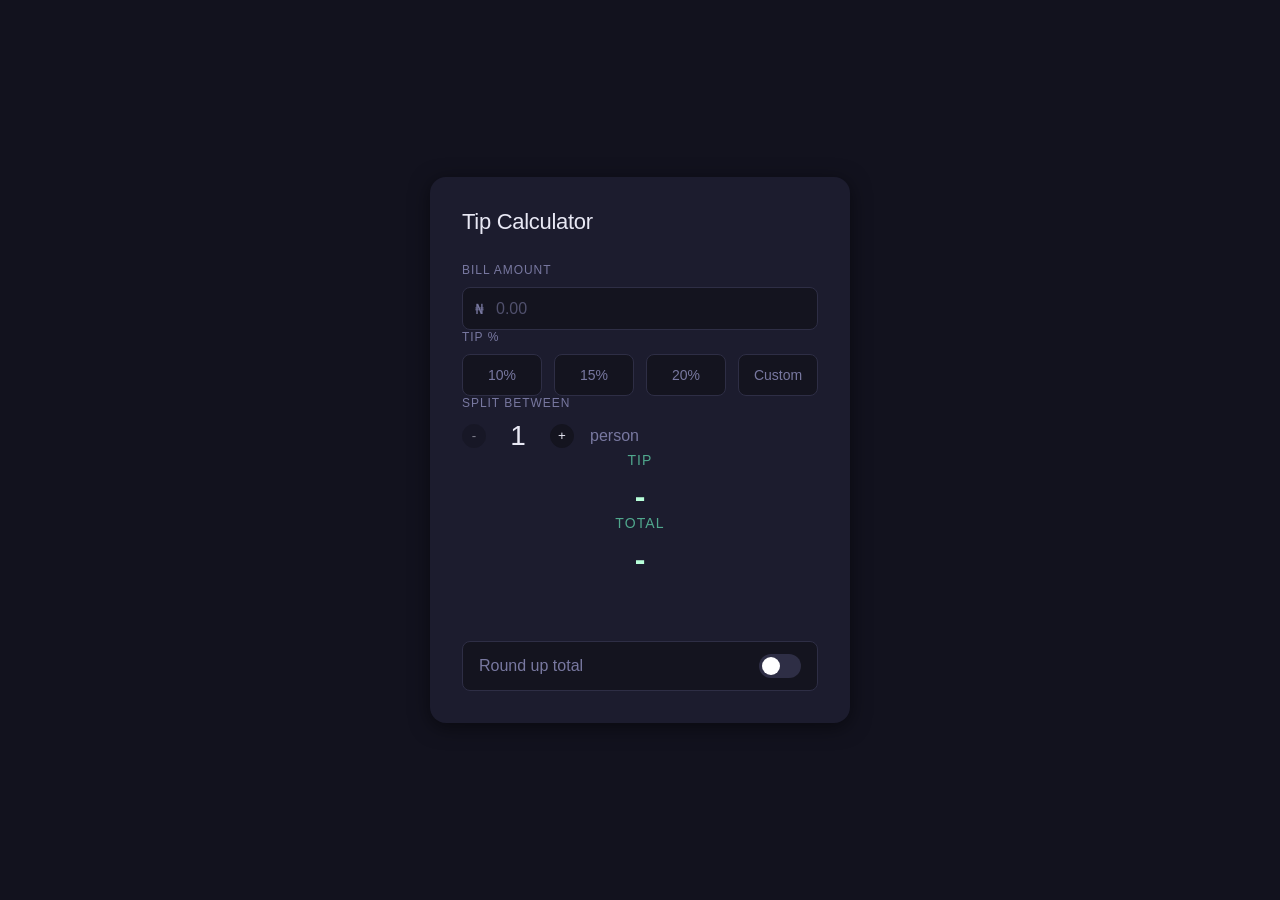
<file: Week 1/Project1 - Tip Calculator/index.html>
<!doctype html>
<html lang="en">
  <head>
    <meta charset="UTF-8" />
    <meta name="viewport" content="width=device-width, initial-scale=1.0" />
    <link rel="stylesheet" href="style.css" />
    <title>Tip Calculator</title>
  </head>
  <body>
    <div class="app">
      <h1>Tip Calculator</h1>
      <!-- Input for bill amount -->
      <div class="section">
        <label for="bill-input" class="section-label">Bill Amount</label>
        <div class="input-wrapper">
          <span class="input-prefix">₦</span>
          <input
            type="number"
            id="bill-input"
            placeholder="0.00"
            min="0"
            step="0.01"
          />
        </div>
      </div>

      <!-- Input for tip percentage -->

      <div class="section">
        <label class="section-label">Tip %</label>

        <!-- Preset Buttons for tip percentage -->
        <div class="preset-row">
          <button class="preset-btn" data-tip="10">10%</button>
          <button class="preset-btn" data-tip="15">15%</button>
          <button class="preset-btn" data-tip="20">20%</button>
          <button class="preset-btn" data-tip="custom">Custom</button>
        </div>

        <!-- Custom input for tip percentage. hidden until "custom" is selected -->
        <div class="custom-row" id="custom-row">
          <div class="input-wrapper">
            <input
              type="number"
              id="custom-input"
              placeholder="Enter %"
              min="0"
              max="100"
              step="1"
            />
            <span class="input-suffix">%</span>
          </div>
        </div>
      </div>

      <!-- Section 3: Split -->
      <div class="section">
        <label class="section-label">Split between</label>
        <div class="split-row">
          <button class="split-btn" id="split-minus">-</button>
          <span class="split-count" id="split-count">1</span>
          <button class="split-btn" id="split-plus">+</button>
          <span class="split-label" id="split-label">person</span>
        </div>
      </div>

      <!-- Result Panel -->
      <div class="results">
        <div class="result-item">
          <span class="result-label">Tip</span>
          <span class="result-value" id="tip-value">-</span>
        </div>
        <div class="result-item">
          <span class="result-label">Total</span>
          <span class="result-value" id="total-value">-</span>
        </div>
        <div class="result-item" id="per-person-item">
          <span class="result-label">Per Person</span>
          <span class="result-value" id="value-per-person">-</span>
        </div>
      </div>
      <!-- Round up Toggle -->
      <div class="round-row">
        <span class="round-label">Round up total</span>
        <button class="toggle" id="round-toggle" aria-pressed="false">
          <span class="toggle-point"></span>
        </button>
      </div>
    </div>
    <script src="script.js"></script>
  </body>
</html>
</file>
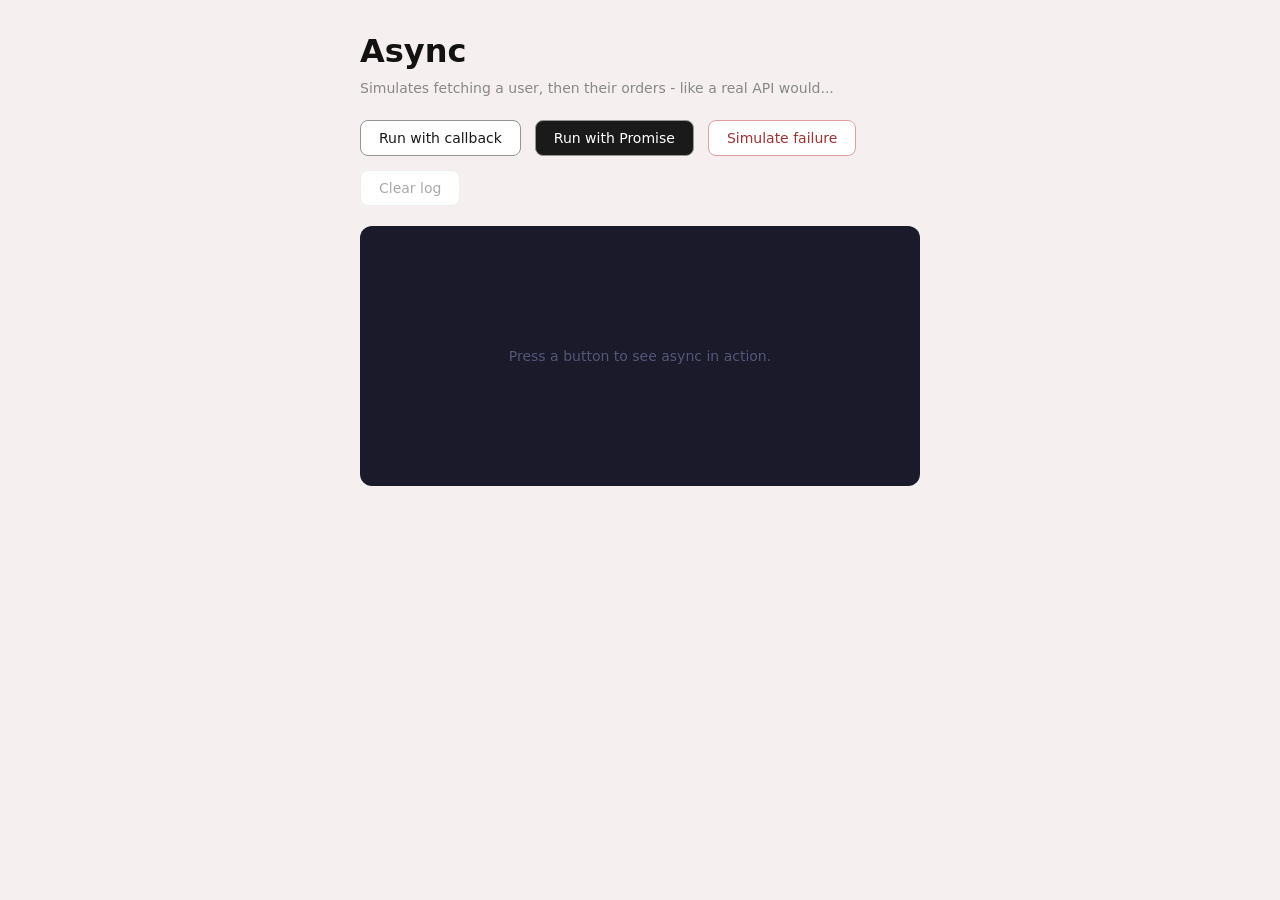
<file: Week 2/Async/index.html>
<!doctype html>
<html lang="en">
  <head>
    <meta charset="UTF-8" />
    <meta name="viewport" content="width=device-width, initial-scale=1.0" />
    <title>Async</title>
    <link rel="stylesheet" href="style.css" />
  </head>
  <body>
    <div class="app">
      <h1>Async</h1>
      <p class="subtitle">
        Simulates fetching a user, then their orders - like a real API would...
      </p>

      <!-- Buttons to trigger each pattern -->
      <div class="btn-row">
        <button id="btn-callback" class="btn">Run with callback</button>
        <button id="btn-promise" class="btn btn-accent">
          Run with Promise
        </button>
        <button id="btn-fail" class="btn btn-danger">Simulate failure</button>
        <button id="btn-clear" class="btn btn-ghost">Clear log</button>
      </div>

      <!-- Log panel — JS writes entries here -->
      <div class="log-panel" id="log-panel">
        <p class="log-empty">Press a button to see async in action.</p>
      </div>
    </div>

    <script src="script.js"></script>
  </body>
</html>
</file>
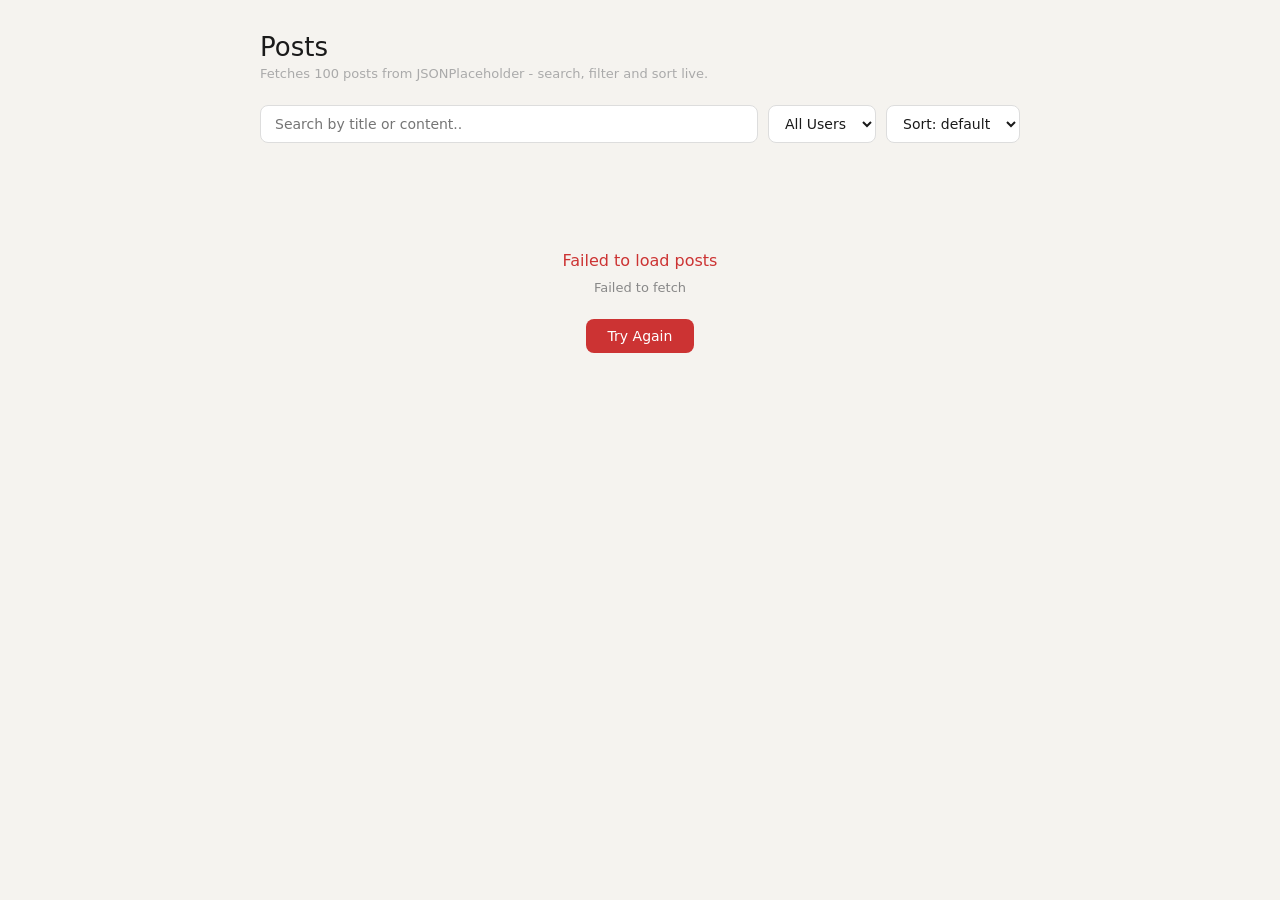
<file: Week 2/DynamicAPI/index.html>
<!DOCTYPE html>
<html lang="en">
<head>
    <meta charset="UTF-8">
    <meta name="viewport" content="width=device-width, initial-scale=1.0">
    <title>Post</title>
    <link rel="stylesheet" href="style.css">
</head>
<body>
    <div class="page">
        <div class="header">
            <h1>Posts</h1>
            <p class="subtitle">Fetches 100 posts from JSONPlaceholder - search, filter and sort live.</p>
        </div>

        <!-- Toolbar: search, filter, sort -->
        <div class="toolbar">
            <input type="text" id="search-input" placeholder="Search by title or content.." autocomplete="off">
            <select id="user-filter">
                <option value="">All Users</option>
<!-- Options are added by JS once data loads -->
        </select>
            <select id="sort-options">
                <option value="">Sort: default</option>
                <option value="title-asc">Title (A-Z)</option>
                <option value="title-desc">Title (Z-A)</option>
               </select>
        </div>

    <!-- Shows how many posts are visible -->
<p class="count-bar" id="count-bar"></p>

<!-- Loading state -->
<div class="state" id="state-loading">
  <div class="spinner"></div>
  <p class="state-text">Fetching posts...</p>
</div>

<!-- Error state -->
<div class="state hidden" id="state-error">
  <p class="error-title" id="error-title">Failed to load posts</p>
  <p class="error-msg" id="error-msg"></p>
  <button class="btn-retry" id="btn-retry">Try Again</button>
</div>

<!-- Posts grid -->
<div class="posts-grid hidden" id="post-grid"></div>

<!-- Modal -->
<div class="modal-backdrop hidden" id="modal-backdrop">
    <div class="modal" role="dialog" aria-modal="true" aria-labelledby="modal-title">
        <button class="modal-close" id="modal-close" aria-label="Close">×</button>
         <p class="modal-id"    id="modal-id"></p>
      <h2 class="modal-title" id="modal-title"></h2>
      <p class="modal-body"  id="modal-body"></p>
      <p class="modal-user"  id="modal-user"></p>
    </div>
</div>
    </div>
    <script src="script.js"></script>
</body>
</html>
</file>
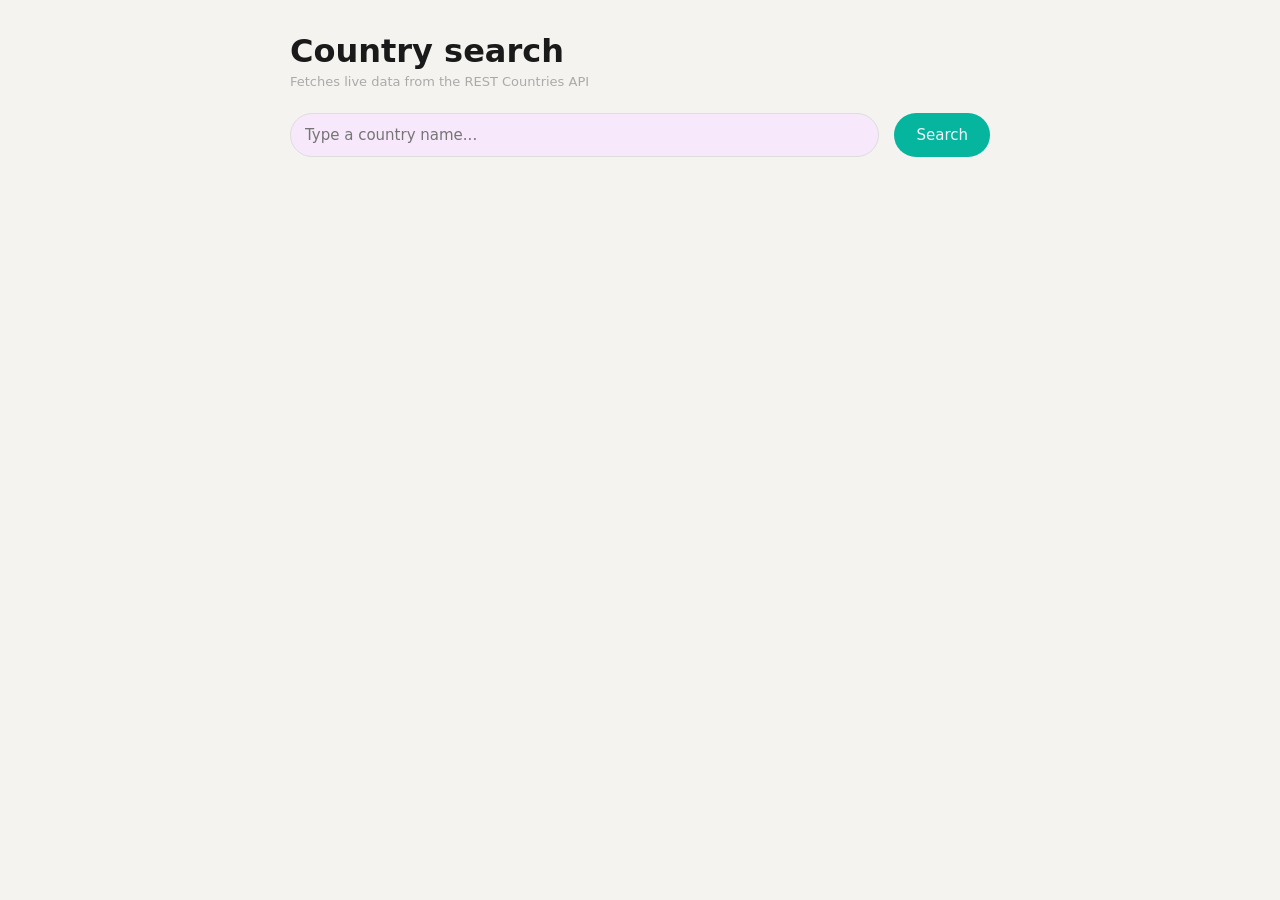
<file: Week 2/FetchCountries/index.html>
<!DOCTYPE html>
<html lang="en">
<head>
  <meta charset="UTF-8" />
  <meta name="viewport" content="width=device-width, initial-scale=1.0" />
  <title>Country search</title>
  <link rel="stylesheet" href="style.css" />
</head>
<body>

  <div class="page">

    <h1>Country search</h1>
    <p class="subtitle">Fetches live data from the REST Countries API</p>

    <!-- Search input row -->
    <div class="search-row">
      <input
        type="text"
        id="search-input"
        placeholder="Type a country name..."
        autocomplete="off"
      />
      <button id="search-btn">Search</button>
    </div>

    <!-- Error message — shown when fetch fails -->
    <p class="error-msg" id="error-msg"></p>

    <!-- Loading indicator — shown while fetching -->
    <p class="loading-msg" id="loading-msg"></p>

    <!-- Results grid — cards injected here by JS -->
    <div class="results-grid" id="results-grid"></div>

  </div>

  <script src="script.js"></script>
</body>
</html>
</file>
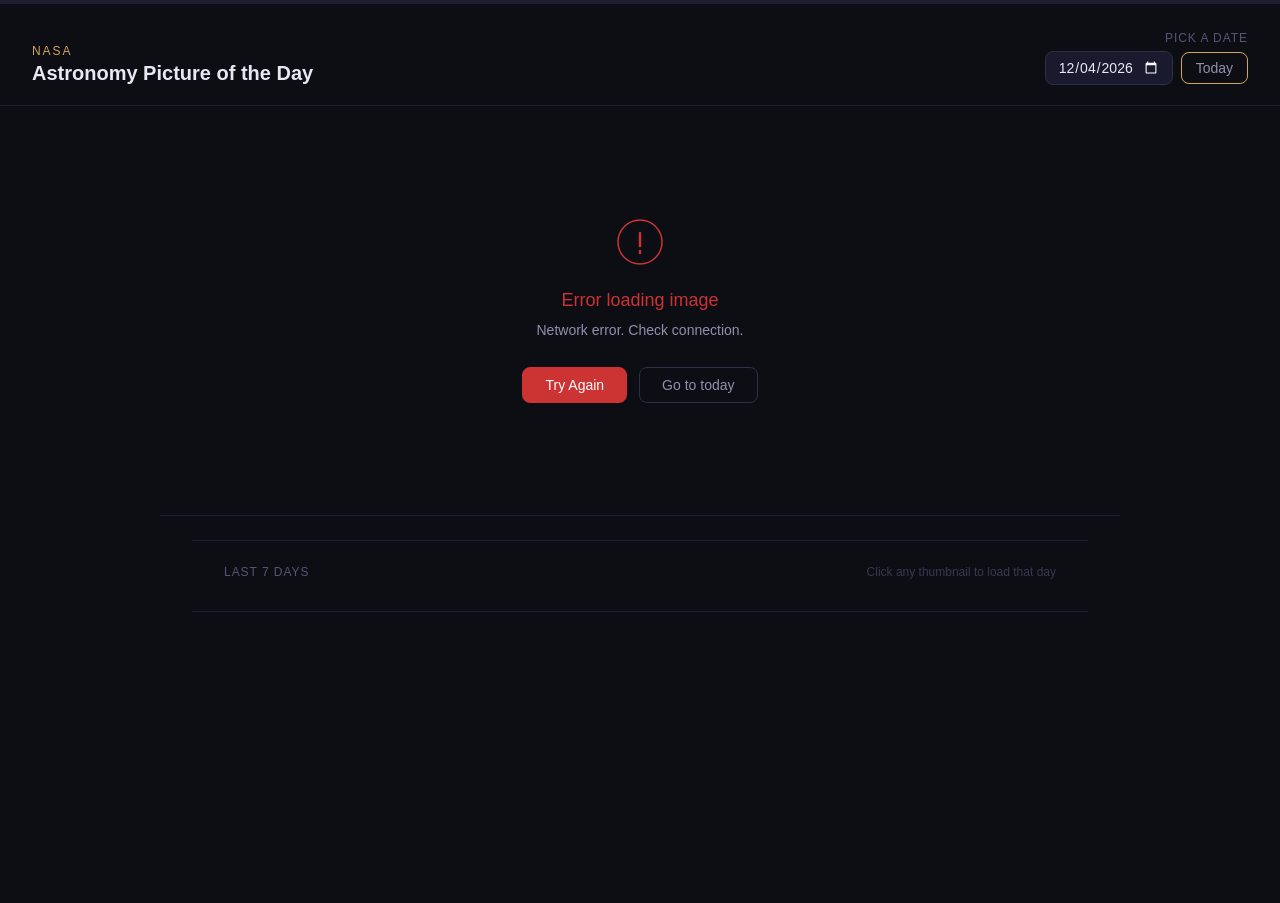
<file: Week 2/NASAPod/index.html>
<!doctype html>
<html lang="en">
  <head>
    <meta charset="UTF-8" />
    <meta name="viewport" content="width=device-width, initial-scale=1.0" />
    <title>NASA - Picture of the day</title>
    <link rel="stylesheet" href="style.css" />
  </head>
  <body>
    <div class="progress" id="progress">
      <div class="progress-bar" id="progress-bar"></div>
    </div>

    <header class="header">
      <div class="left">
        <p class="header-nasa">NASA</p>
        <h1>Astronomy Picture of the Day</h1>
      </div>

      <div class="right">
        <label for="date-picker" class="date-label">Pick a date</label>
        <div class="date-row">
          <input type="date" id="date-picker" />
          <button class="btn-today" id="btn-today" title="Go to today">
            Today
          </button>
        </div>
      </div>
    </header>

    <main class="main">
      
      <!-- Loading state -->
      <div class="state" id="state-loading">
        <div class="spinner"></div>
        <p class="state-text" id="loading-text">
          Loading image from deep space...
        </p>
        <p class="state-subtext" id="loading-subtext"></p>
      </div>

      <!-- Error state -->
      <div class="state hidden" id="state-error">
        <div class="error-icon">
          <svg width="48" height="48" viewBox="0 0 48 48" fill="none">
            <circle cx="24" cy="24" r="22" stroke="#cc3333" stroke-width="1.5"/>
            <path d="M24 15v13M24 33v2"
              stroke="#cc3333"
              stroke-width="2.5"
              stroke-linecap="round"/>
          </svg>
        </div>

        <p class="error-title" id="error-title">Error loading image</p>
        <p class="error-msg" id="error-msg"></p>

        <div class="error-actions">
          <button class="btn-retry" id="btn-retry">Try Again</button>
          <button class="btn-today-err" id="btn-today-err">
            Go to today
          </button>
        </div>
      </div>

      <!-- Results state -->
      <div class="state hidden" id="state-results">
        <div id="media-area"></div>

        <div class="info-panel">
          <div class="info-top">
            <div class="info-text">
              <h2 id="apod-title"></h2>
              <p class="apod-date" id="apod-date"></p>
            </div>

            <div class="info-actions">
              <p class="apod-credit" id="apod-credit"></p>
              <button class="btn-share" id="btn-share">
                Share
              </button>
            </div>
          </div>

          <p class="apod-desc" id="apod-desc"></p>
        </div>
      </div>

    </main>

    <section class="gallery">
      <div class="gallery header">
        <p class="gallery-label">Last 7 days</p>
        <p class="gallery-hint">Click any thumbnail to load that day</p>
      </div>

      <div class="gallery-strip" id="gallery-strip"></div>
    </section>

    <div class="toast" id="toast"></div>

    <script src="script.js"></script>
  </body>
</html>
</file>
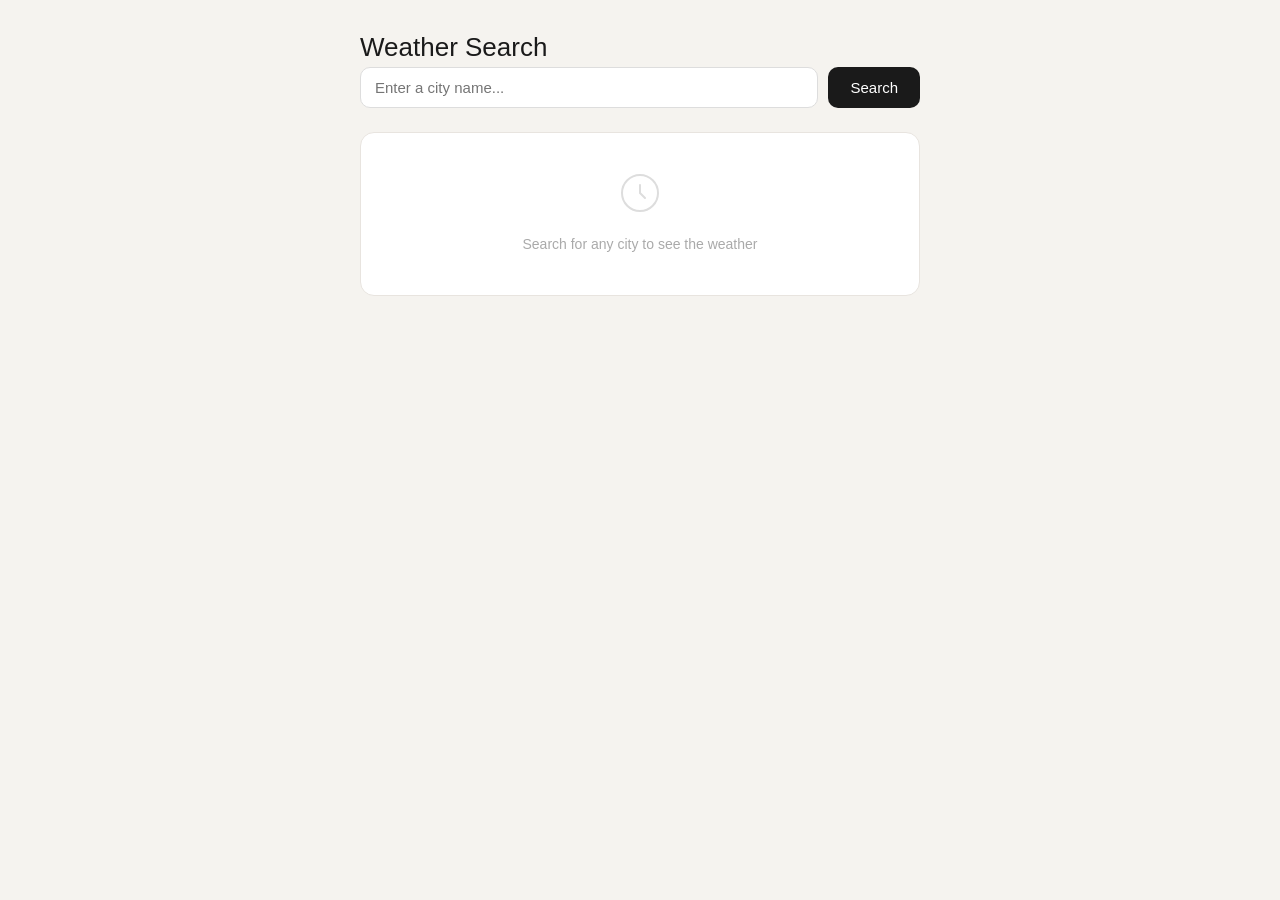
<file: Week 2/Weather/index.html>
<!doctype html>
<html lang="en">
  <head>
    <meta charset="UTF-8" />
    <meta name="viewport" content="width=device-width, initial-scale=1.0" />
    <title>Weather</title>
    <link rel="stylesheet" href="style.css" />
  </head>
  <body>
    <div class="page">
      <h1>Weather Search</h1>

      <!-- Search Row-->
      <div class="search-row">
        <input type="text" id="city-input" placeholder="Enter a city name..." />
        <button id="search-btn">Search</button>
      </div>

      <!-- UI  States - only one is visible at a time -->
      <!-- Empty state shownbefore 1st searcg=h-->
      <div class="state" id="state-empty">
        <div class="state-icon">
          <svg width="40" height="40" viewBox="0 0 40 40" fill="none">
            <circle cx="20" cy="20" r="18" stroke="#ddd" stroke-width="2" />
            <path
              d="M20 12v8l5 5"
              stroke="#ddd"
              stroke-width="2"
              stroke-linecap="round"
            />
          </svg>
        </div>
        <p class="state-text">Search for any city to see the weather</p>
      </div>

      <!--Loading State shown while fetch is in progress -->
      <div class="state hidden" id="state-loading">
        <div class="spinner"></div>
        <p class="state-text">Fetching weather data...</p>
      </div>

      <!--Error State shown when something is wrong -->
      <div class="state hidden" id="state-error">
        <div class="state-icon error-icon">
          <svg width="40" height="40" viewBox="0 0 40 40" fill="none">
            <circle cx="20" cy="20" r="18" stroke="#cc3333" stroke-width="2" />
            <path
              d="M20 12v10M20 27v2"
              stroke="#cc3333"
              stroke-width="2.5"
              stroke-linecap="round"
            />
          </svg>
        </div>
        <p class="state-title" id="error-title">Something went wrong</p>
        <p class="state-text" id="error-message"></p>
        <button class="btn-retry" id="btn-retry">Try Again</button>
      </div>

      <!-- Result state shown when data arrives successfully -->
  <div class="state hidden" id="state-results">
        <!-- City header -->
        <div class="city-header">
          <div>
            <h2 id="city-name"></h2>
            <p class="city-coords" id="city-coords"></p>
          </div>
          <div class="temp-badge" id="temp-badge"></div>
        </div>

        <!-- Weather Detail Card-->
        <div class="weather-grid" id="weather-grid"></div>
      </div>
    </div>
    <script src="script.js"></script>
  </body>
</html>
</file>
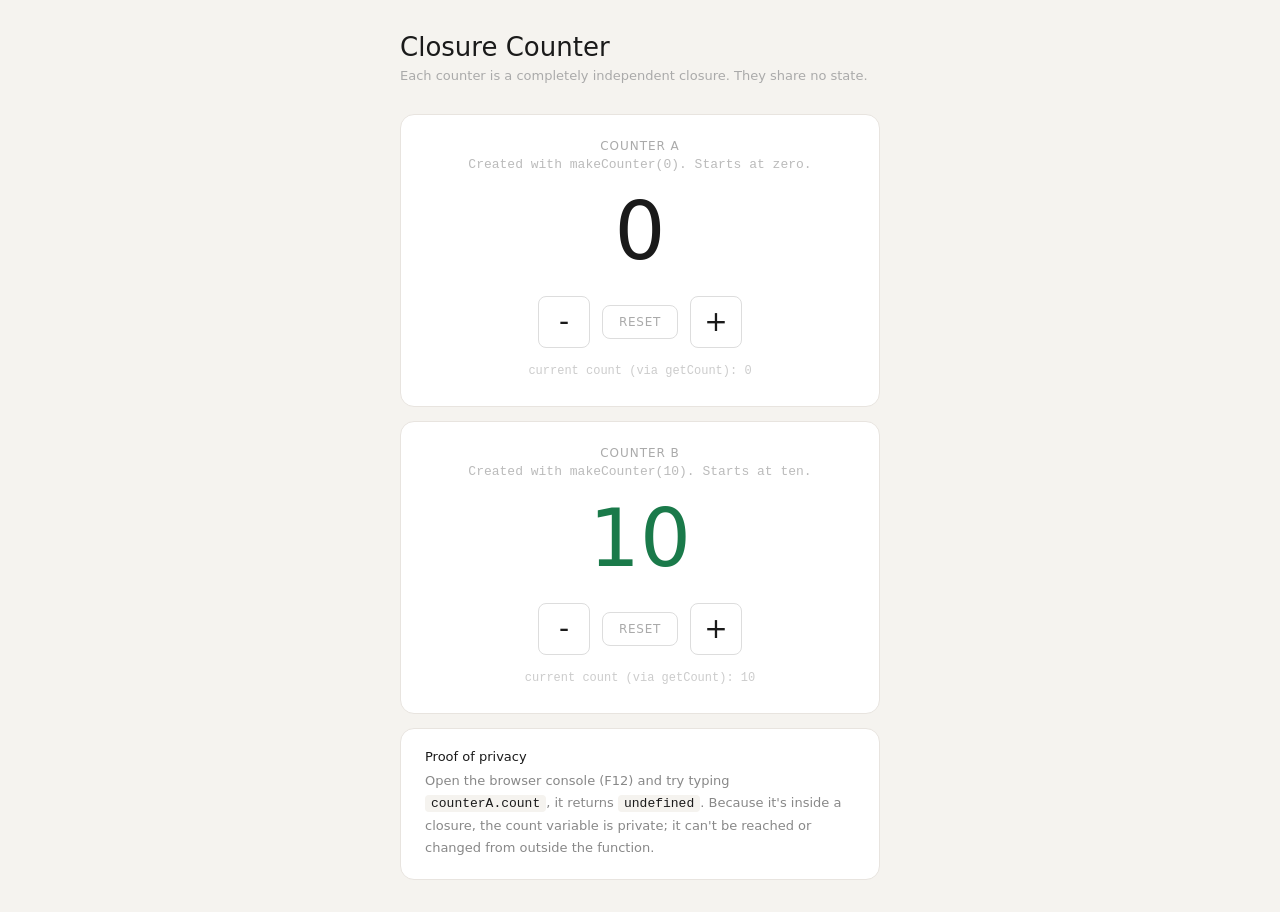
<file: Week 3/counterWithClosure/index.html>
<!doctype html>
<html lang="en">
  <head>
    <meta charset="UTF-8" />
    <meta name="viewport" content="width=device-width, initial-scale=1.0" />
    <title>Closure Counter</title>
    <link rel="stylesheet" href="style.css" />
  </head>
  <body>
    <div class="page">
      <h1>Closure Counter</h1>
      <p class="subtitle">
        Each counter is a completely independent closure. They share no state.
      </p>

      <!-- Counter A -->
      <div class="counter-card">
        <div class="counter-label">Counter A</div>
        <div class="counter-desc">
          Created with makeCounter(0). Starts at zero.
        </div>

        <div class="counter-display" id="display-a">0</div>

        <div class="controls">
          <button class="btn-dec" id="dec-a">-</button>
          <button class="btn-reset" id="reset-a">Reset</button>
          <button class="btn-inc" id="inc-a">+</button>
        </div>
        <p class="counter-log" id="log-a">
          Count lives privately inside the closure
        </p>
      </div>

      <!-- Counter B -->
      <div class="counter-card">
        <div class="counter-label">Counter B</div>
        <div class="counter-desc">
          Created with makeCounter(10). Starts at ten.
        </div>

        <div class="counter-display" id="display-b">10</div>

        <div class="controls">
          <button class="btn-dec" id="dec-b">-</button>
          <button class="btn-reset" id="reset-b">Reset</button>
          <button class="btn-inc" id="inc-b">+</button>
        </div>
        <p class="counter-log" id="log-b">
          Count lives privately inside the closure
        </p>
      </div>

      <!-- Proof panel -->
      <div class="proof-panel">
        <p class="proof-title">Proof of privacy</p>
        <p class="proof-desc">
          Open the browser console (F12) and try typing
          <code>counterA.count</code>, it returns <code>undefined</code>.
          Because it's inside a closure, the count variable is private; it can't
          be reached or changed from outside the function.
        </p>
      </div>
    </div>
    <script src="script.js"></script>
  </body>
</html>
</file>
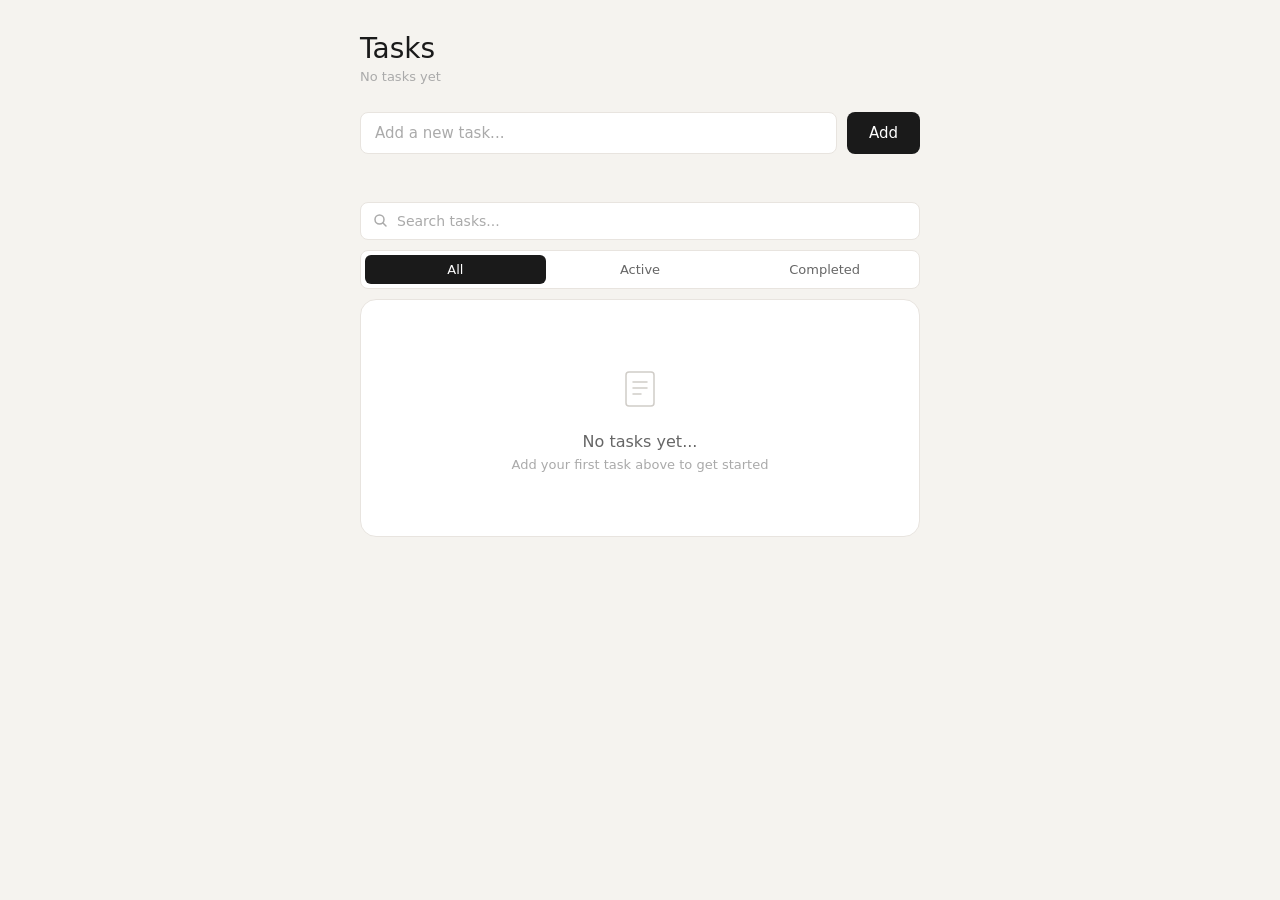
<file: Week 4/TaskManager/index.html>
<!doctype html>
<html lang="en">
  <head>
    <meta charset="UTF-8" />
    <meta name="viewport" content="width=device-width, initial-scale=1.0" />
    <title>Task Manager</title>
    <link rel="stylesheet" href="style.css" />
  </head>
  <body>
    <div class="app">
      <!-- Header -->
      <header class="header">
        <div>
          <h1>Tasks</h1>
          <p class="header-sub" id="task-count">No tasks yet</p>
        </div>
      </header>

      <!-- Input -->
      <div class="input-section">
        <div class="input-row">
          <input
            type="text"
            id="task-input"
            placeholder="Add a new task..."
            autocomplete="off"
            maxlength="200"
          />
          <button id="add-btn">Add</button>
        </div>

        <!-- Validation message -->
        <p class="input-error" id="input-error"></p>
      </div>

    <!-- Search and filter -->
     <div class="controls">
 
      <!-- Search input -->
      <div class="search-wrapper">
        <svg class="search-icon" width="16" height="16" viewBox="0 0 16 16" fill="none">
          <circle cx="6.5" cy="6.5" r="4.5" stroke="currentColor" stroke-width="1.5"/>
          <path d="M10 10l3 3" stroke="currentColor" stroke-width="1.5" stroke-linecap="round"/>
        </svg>
        <input
          type="text"
          id="search-input"
          placeholder="Search tasks..."
          autocomplete="off"
        />
        <button class="search-clear hidden" id="search-clear" aria-label="Clear search">×</button>
      </div>
 
      <!-- Filter tabs: All / Active / Completed -->
      <div class="filter-group" id="filter-group">
        <button class="filter-btn active" data-filter="all">All</button>
  <button class="filter-btn" data-filter="active">Active</button>
  <button class="filter-btn" data-filter="completed">Completed</button>
      </div>
 

      <!-- Empty state -->
      <div class="empty-state" id="empty-state">
        <div class="empty-icon">
          <svg width="48" height="48" viewBox="0 0 48 48" fill="none">
            <rect
              x="10"
              y="8"
              width="28"
              height="34"
              rx="3"
              stroke="var(--border-mid)"
              stroke-width="1.5"
            />
            <path
              d="M17 18h14M17 24h14M17 30h8"
              stroke="var(--border-mid)"
              stroke-width="1.5"
              stroke-linecap="round"
            />
          </svg>
        </div>
        <p class="empty-title" id="empty-title">No tasks yet</p>
        <p class="empty-sub" id="empty-sub">Add your first task above to get started</p>
      </div>

      <!-- Task list -->
      <ul class="task-list" id="task-list"></ul>
    </div>
    <script src="script.js" defer></script>
  </body>
</html>
</file>
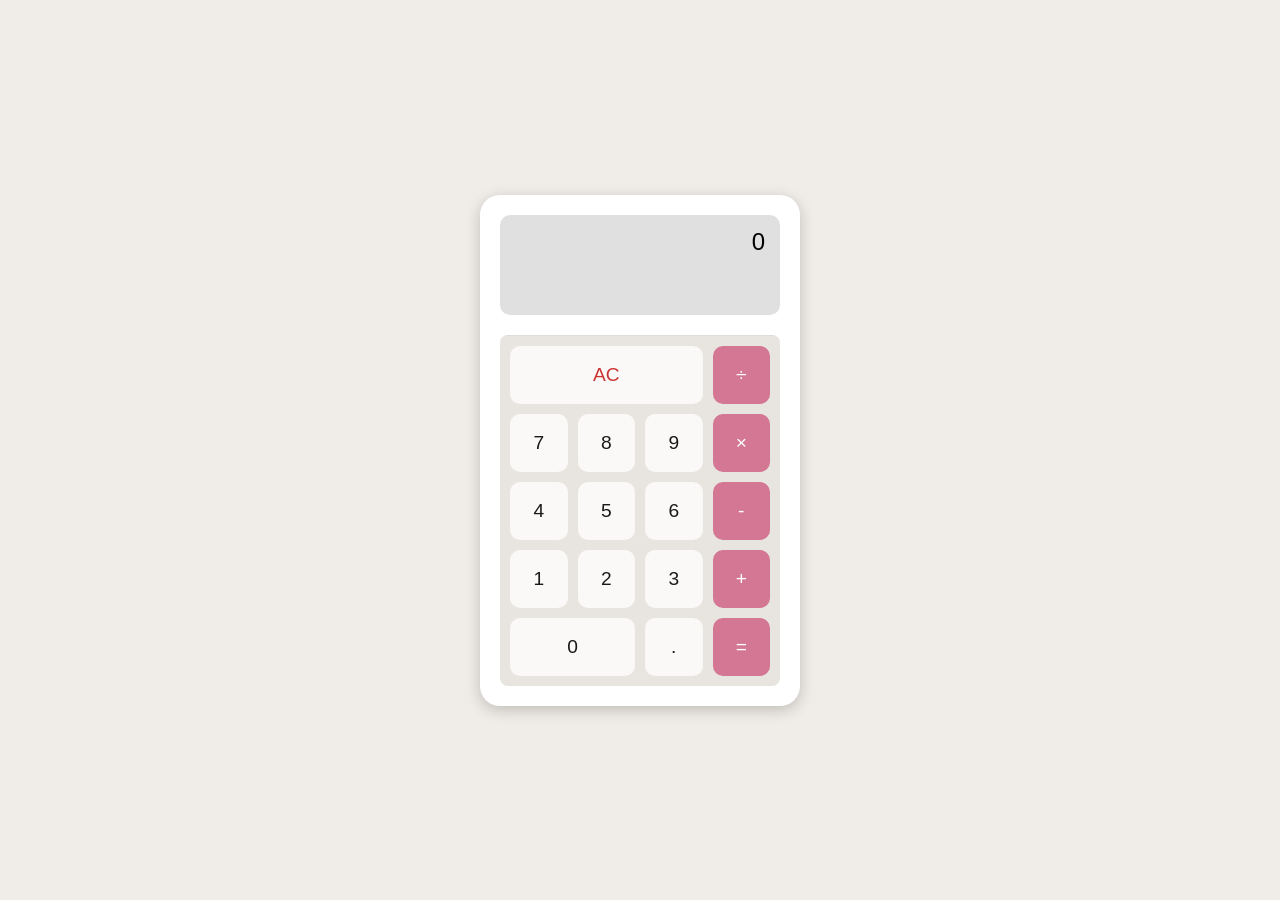
<file: Week 1/calculator/calculator.html>
<!DOCTYPE html>
<html lang="en">
<head>
    <meta charset="UTF-8">
    <meta name="viewport" content="width=device-width, initial-scale=1.0">
    <title>Calculator</title>
    <link rel="stylesheet" href="calculator.css">
</head>
<body>
    <div class="calculator">
        <!-- Shows the current number and result -->
        <div class="screen" id="screen">0</div>
        
    
    <!-- Keypad with buttons for digits, operations, and clear -->
        <div class="keypad">

            <!-- Row 1: Clear spans 3 cols, Divide on the right -->

            <button class="btn btn-clear span3" onclick="handleClear()">AC</button>
            <button class="btn btn-operator" onclick="handleOperator('/')">÷</button> 

            <!-- Row 2: 7, 8, 9, x on the right -->

            <button class="btn" onclick="handleDigit('7')">7</button>
            <button class="btn" onclick="handleDigit('8')">8</button>   
            <button class="btn" onclick="handleDigit('9')">9</button>            
            <button class="btn btn-operator" onclick="handleOperator('*')">×</button>

            <!-- Row 3: 4, 5, 6, - on the right -->
            <button class="btn" onclick="handleDigit('4')">4</button>
            <button class="btn" onclick="handleDigit('5')">5</button>
            <button class="btn" onclick="handleDigit('6')">6</button>
            <button class="btn btn-operator" onclick="handleOperator('-')">-</button>

            <!-- Row 4: 1, 2, 3, + on the right -->
            <button class="btn" onclick="handleDigit('1')">1</button>
            <button class="btn" onclick="handleDigit('2')">2</button>
            <button class="btn" onclick="handleDigit('3')">3</button>
            <button class="btn btn-operator" onclick="handleOperator('+')">+</button>

            <!-- Row 5: 0, span 2 cols, . then = on right -->
            <button class="btn span2" onclick="handleDigit('0')">0</button>
            <button class="btn" onclick="handleDecimal()">.</button>
            <button class="btn btn-equals" onclick="handleEquals()">=</button>
        </div>
    </div>
    <script src="calculator.js"></script>
</body>
</html>
</file>
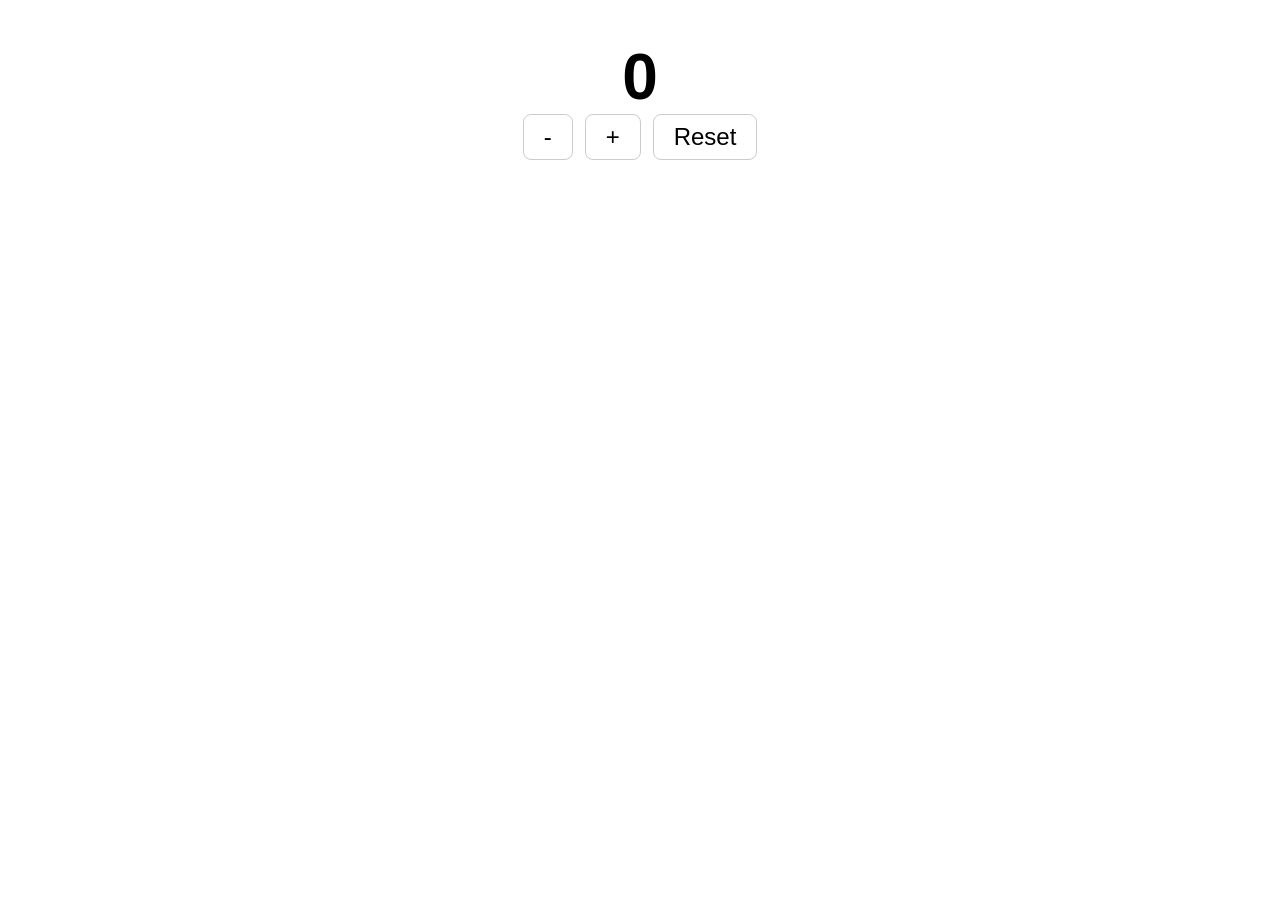
<file: Week 1/counter/counter.html>
<html lang="en">
  <head>
    <meta charset="UTF-8" />
    <title>Counter</title>
    <script src="counter.js" defer></script>
    <link rel="stylesheet" href="counter.css" />
  </head>
  <body>
    <div class="counter">
      <p id="display">0</p>
      <div class="btn-row">
        <button id="decrement">-</button>
        <button id="increment">+</button>
        <button id="reset">Reset</button>
      </div>
    </div>
  </body>
</html>

<!-- change up the JS as the js script has been import to the html page -->
</file>
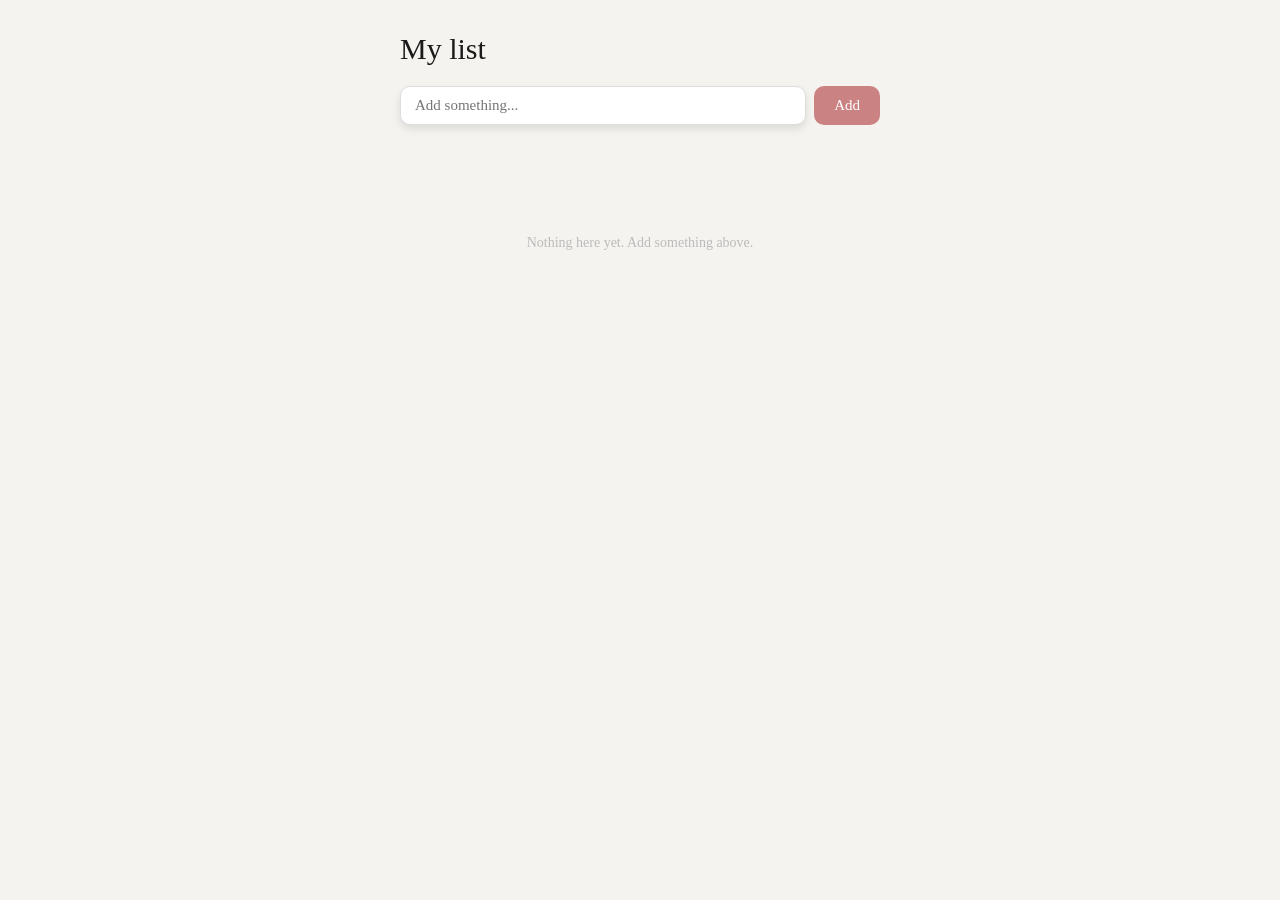
<file: Week 1/listApp/app.html>
<!DOCTYPE html>
<html lang="en">
<head>
  <meta charset="UTF-8" />
  <meta name="viewport" content="width=device-width, initial-scale=1.0" />
  <title>My list</title>
  <link rel="stylesheet" href="app.css" />
</head>
<body>

  <div class="page">

    <h1>My list</h1>

    <!-- Input area -->
    <div class="input-row">
      <input
        type="text"
        id="item-input"
        placeholder="Add something..."
      />
      <button id="add-btn" onclick="addItem()">Add</button>
    </div>

    <!-- Error message (shown when input is empty) -->
    <p class="error" id="error"></p>

    <!-- Summary: item count + clear button -->
    <div class="summary" id="summary"></div>

    <!-- The list -->
    <ul class="list" id="item-list"></ul>

    <!-- Empty state message -->
    <p class="empty" id="empty-msg">Nothing here yet. Add something above.</p>

  </div>

  <script src="app.js"></script>
</body>
</html>
</file>
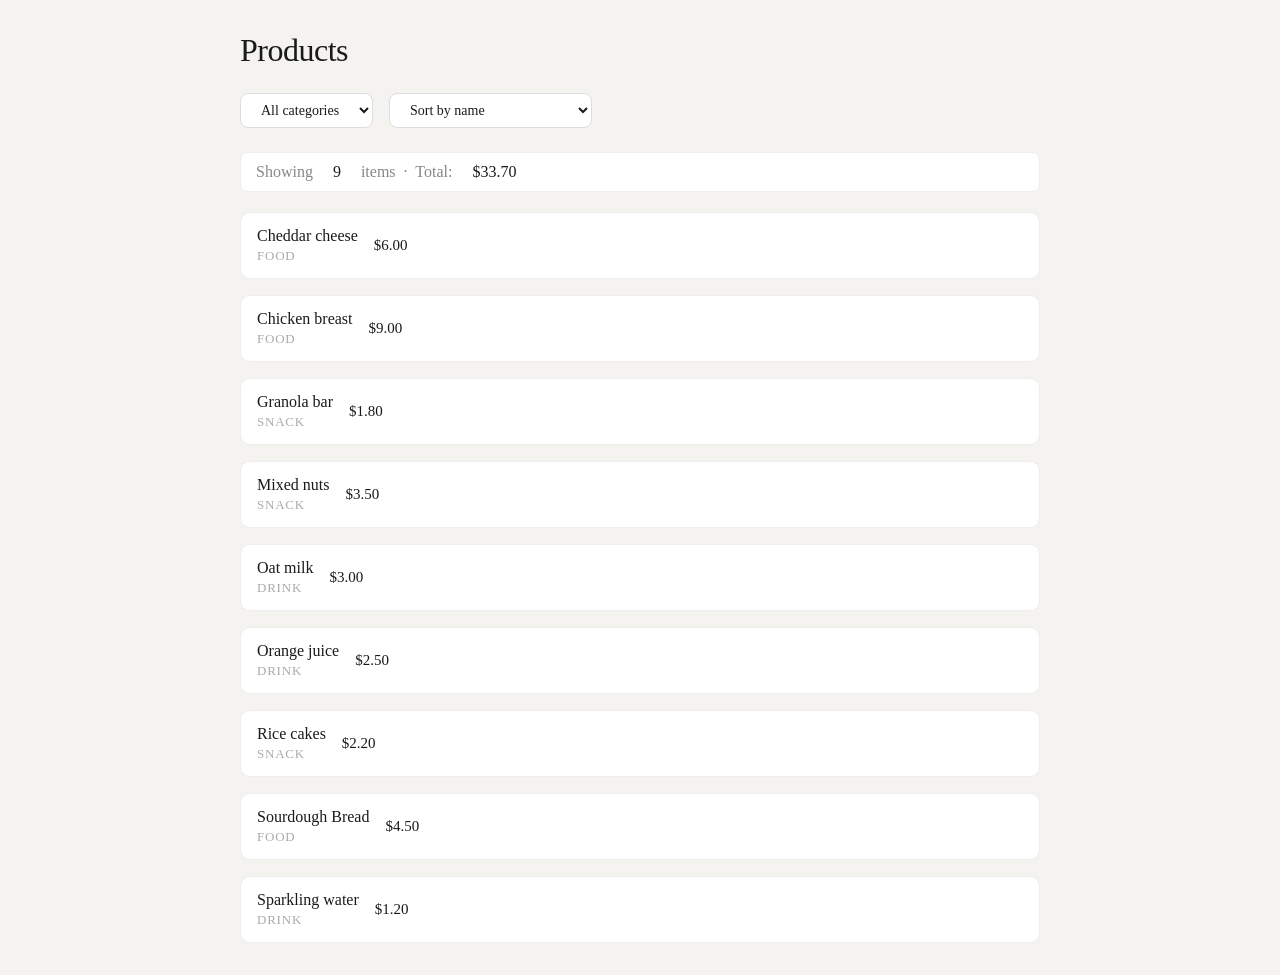
<file: Week 1/listItems/list.html>
<!DOCTYPE html>
<html lang="en">
<head>
    <meta charset="UTF-8">
    <meta name="viewport" content="width=device-width, initial-scale=1.0">
    <title>ProductList</title>
    <link rel="stylesheet" href="list.css">
</head>
<body>
    <div class="page">
        <h1>Products</h1>

        <!-- Controls: filter by category + sort -->
        <div class="controls">
            <select id="category-filter">
                <option value="all">All categories</option>
                <option value="food">Food</option>
                <option value="drinks">Drinks</option>
                <option value="snacks">Snacks</option>
            </select>

            <select id="sort-order">
                <option value="name">Sort by name</option>
                <option value="price-asc">Sort by price (low to high)</option>
                <option value="price-desc">Sort by price (high to low)</option>
            </select>
        </div>

        <!-- Summary bar - filled in by JS with .reduce() -->
        <div class="summary" id="summary"></div>

        <!-- Product list - filled in by JS with .filter() + .map()-->
        <ul class="list" id="product-list"></ul>
    </div>
    <script src="list.js"></script>
</body>
</html>
</file>
<file: Week 1/Project1 - Tip Calculator/style.css>
/* Reset */

*, *::before, *::after {
  box-sizing: border-box;
    margin: 0;
    padding: 0;
}

/* Design tokens */
:root {
  --bg-page:       #12121e;
  --bg-card:       #1c1c2e;
  --bg-input:      #14141f;
  --bg-result:     #111e18;
  --border:        #2e2e45;
  --border-focus:  #5DCAA5;
  --accent:        #5DCAA5;
  --accent-dark:   #04342C;
  --text-primary:  #e8e8f4;
  --text-muted:    #7878a0;
  --text-result:   #b8ffda;
  --radius-sm:     8px;
  --radius-md:     12px;
  --radius-lg:     16px;
}

/* Page */
body {
    min-height: 100vh;
    background: var(--bg-page);
    display: flex;
    justify-content: center;
    align-items: center;
    font-family: 'Segoe UI', Tahoma, Geneva, Verdana, sans-serif;
    padding: 1.5rem 1rem;
    color: var(--text-primary);
}

/* App Card */
.app {
    width: 100%;
    max-width: 420px;
    background: var(--bg-card);
    border-radius: var(--radius-lg);
    padding: 2rem;
    box-shadow: 0 4px 20px rgba(0, 0, 0, 0.5);
}

/* Heading */
h1 { font-size: 22px;
  font-weight: 500;
  color: var(--text-primary);
  margin-bottom: 1.75rem;
  letter-spacing: -0.3px;
}

/* Sections */
section {
  margin-bottom: 1.5rem;
}

.section-label {
  display: block;
  font-size: 12px;
  text-transform: uppercase;
  letter-spacing: 0.08em;
  color: var(--text-muted);
  margin-bottom: 10px;
}

/* Inputs */
.input-wrapper {
    display: flex;
    align-items: center;
    background: var(--bg-input);
    border: 1px solid var(--border);
    border-radius: var(--radius-sm);
    overflow: hidden;
    transition: border-color 0.3s;
}

.input-wrapper:focus-within {
    border-color: var(--border-focus);
}

.input-prefix, .input-suffix {
    padding: 0 0.75rem;
    background: var(--bg-input);
    color: var(--text-muted);
    font-size: 14px;
    user-select: none;
}

.input-wrapper input {
    flex: 1;
    padding: 0.75rem 0.75rem 0.7rem 0;
    background: transparent;
    border: none;
    color: var(--text-primary);
    font-size: 16px;
    outline: none;
    font-family: inherit;
}

.input-wrapper input::placeholder {
    color: var(--text-muted);
    opacity: 0.6;
}

/* Preset */
.preset-row {
    display: grid;
    gap: 12px;
    grid-template-columns: repeat(4, 1fr);
}

.preset-btn {
    background: var(--bg-input);
    border: 1px solid var(--border);
    border-radius: var(--radius-sm);
    color: var(--text-muted);
    font-size: 14px;
    padding: 12px 0;
    cursor: pointer;
    transition: all 0.3s;
    font-family: inherit;
}

.preset-btn:hover {
    background: var(--accent);
    border-color: var(--accent);
    color: var(--text-primary);
}

.preset-btn.active {
    background: var(--accent);
    border-color: var(--accent);
    color: var(--accent-dark);
    font-weight: 500;
}

/* Custom % input */
.custom-row {
    margin-top: 12px;
    display: none; /* Hidden by default, shown when "Custom" is active via JS */  
}

.custom-row.visible {
display: block;
}

/* Splt Counter */
.split-row {
    display: flex;
    align-items: center;
    gap: 16px;
}

.split-btn {
    width: 24px;
    height: 24px;
    border-radius: 50%;
    background: var(--bg-input);
    color: var(--text-primary);
    font-style: 24px;
    border: 1px solid var(--bg-input);
    justify-content: center;
    align-items: center;
    cursor: pointer;
    transition: all 0.3s;
    line-height: 1;
}

.split-btn:hover:not(:disabled) {
      border-color: var(--accent);
    color: var(--accent);
}

.split-btn:disabled {
    cursor: default;
    opacity: 0.5;
}

.split-count {
    font-size: 28px;
    color: var(--text-primary);
    text-align: center;
    font-weight: 500;
    min-width: 32px;
}

.split-label {
    font-size: 16px;
    color: var(--text-muted);
}

/* Results */
.result-row {
    gap: 10px;
    display: grid;
    grid-template-columns: 1fr 1fr 1fr;
    border-radius: var(--radius-md);
    background: var(--bg-result);
    padding: 1.5rem;
    margin-bottom: 14px;
    border: 1px solid #44d683
}

.result-item {
    display: flex;
    align-items: center;
    flex-direction: column;
    gap: 10px;
}

.result-label {
    font-size: 14px;
    color: var(--accent);
    text-transform: uppercase;
    letter-spacing: 0.08em;
    opacity: 0.8;
}

.result-value {
    font-size: 32px;
    color: var(--text-result);
    font-weight: 700;
}

/* Round up toggle */
.round-row {
    display: flex;
    align-items: center;
    justify-content: space-between;
    border-radius: var(--radius-sm);
    border: 1px solid var(--border);
    background: var(--bg-input);
    padding: 0.75rem 1rem;
}

.round-label {
    font-size: 16px;
    color: var(--text-muted);
}

/* Toggle Switch */
.toggle {
  width: 42px;
  height: 24px;
    border-radius: 12px;
    background: var(--border);
    border: none;
    position: relative;
    cursor: pointer;
    transition: background 0.3s;
    padding: 0;
    flex-shrink: 0;
}

.toggle.on {
    background: var(--accent);
}

.toggle-point {
  position: absolute;
  width: 18px;
  height: 18px;
  border-radius: 50%;
  background: #fff;
  top: 3px;
  left: 3px;
  transition: left 0.2s;
}

.toggle.on .toggle-point {
    left: 21px;
}
</file>
<file: Week 2/Async/style.css>
/* Reset */
*,
*::before,
*::after {
  box-sizing: border-box;
  margin: 0;
  padding: 0;
}

/* Page */
body {
  min-height: 100vh;
  background: #f5efef;
  font-family: "Segoe UI", system-ui, sans-serif;
  color: #131111;
  padding: 2rem 1rem;
  display: flex;
  justify-content: center;
}

/* App card */
.app {
  width: 100%;
  max-width: 560px;
}

/* Heading */
h1 {
  font-size: 32px;
  font-weight: 900;
  margin-bottom: 10px;
}

.subtitle {
  font-size: 14px;
  color: #888;
  margin-bottom: 1.5rem;
}

/* Button row */
.btn-row {
  display: flex;
  gap: 14px;
  flex-wrap: wrap;
  margin-bottom: 1.25rem;
}

/* Base button */
.btn {
  padding: 9px 18px;
  font-size: 14px;
  font-family: inherit;
  border: 1px solid #959595;
  border-radius: 8px;
  background: #fff;
  color: #1a1a1a;
  cursor: pointer;
  transition: background 0.15s, border-color 0.15s;
}

.btn:hover {
  background: #f0ede8;
  border-color: #bbb;
}

/* Accent — used for the Promise button */
.btn-accent {
  background: #1a1a1a;
  color: #fff;
}
.btn-accent:hover {
  background: #333;
}

/* Danger — used for the failure button */
.btn-danger {
  border-color: #e0a0a0;
  color: #993333;
}
.btn-danger:hover {
  background: #fdf0f0;
}

/* Ghost — used for Clear */
.btn-ghost {
  color: #aaa;
  border-color: #eee;
}
.btn-ghost:hover {
  background: #faf9f7;
  color: #666;
}

/* Log panel */
.log-panel {
  background: #1a1a2a;
  border-radius: 12px;
  padding: 1.25rem;
  min-height: 260px;
  display: flex;
  flex-direction: column;
  gap: 8px;
}

/* Empty state */
.log-empty {
  font-size: 14px;
  color: #555577;
  text-align: center;
  margin: auto;
}

/* Each log entry */
.log-entry {
  display: flex;
  align-items: flex-start;
  gap: 10px;
  font-size: 13px;
  font-family: "Courier New", monospace;
  animation: slide-in 0.2s ease;
}

@keyframes slide-in {
  from {
    opacity: 0;
    transform: translateY(4px);
  }
  to {
    opacity: 1;
    transform: translateY(0);
  }
}

/* Timestamp */
.log-time {
  color: #555577;
  flex-shrink: 0;
  min-width: 52px;
}

/* Log text */
.log-text {
  color: #e0e0f4;
  line-height: 1.5;
}

/* Colour coding by type */
.log-entry.info .log-text {
  color: #aaaacc;
}
.log-entry.success .log-text {
  color: #5dcaa5;
}
.log-entry.error .log-text {
  color: #ff7070;
}
.log-entry.pending .log-text {
  color: #f0c060;
}
</file>
<file: Week 2/DynamicAPI/style.css>
/* Reset */
*,
*::before,
*::after {
  box-sizing: border-box;
  margin: 0;
  padding: 0;
}

/* Page */
body {
  min-height: 100vh;
  background: #f5f3ef;
  font-family: "Segoe UI", system-ui, sans-serif;
  color: #1a1a1a;
  padding: 2rem 1rem;
}

.page {
  max-width: 760px;
  margin: 0 auto;
}

/* Header */
.header {
  margin-bottom: 1.5rem;
}

h1 {
  font-size: 26px;
  font-weight: 500;
  margin-bottom: 4px;
}

.subtitle {
  font-size: 13px;
  color: #aaa;
}

/* Toolbar */
.toolbar {
  display: flex;
  gap: 10px;
  flex-wrap: wrap;
  margin-bottom: 10px;
}

input[type="text"] {
  flex: 1;
  min-width: 160px;
  padding: 9px 14px;
  font-size: 14px;
  font-family: inherit;
  border: 1px solid #ddd;
  border-radius: 8px;
  background: #fff;
  color: #1a1a1a;
  outline: none;
  transition: border-color 0.15s;
}

input[type="text"]:focus {
  border-color: #999;
}

select {
  padding: 9px 12px;
  font-size: 14px;
  font-family: inherit;
  border: 1px solid #ddd;
  border-radius: 8px;
  background: #fff;
  color: #1a1a1a;
  cursor: pointer;
  outline: none;
}

select:focus {
  border-color: #999;
}

/* Count bar */
.count-bar {
  font-size: 12px;
  color: #aaa;
  margin-bottom: 1rem;
  min-height: 18px;
}

.count-bar span {
  color: #1a1a1a;
  font-weight: 500;
}

/* State panels */
.state {
  text-align: center;
  padding: 4rem 2rem;
}

.hidden {
  display: none !important;
}

/* Spinner */
.spinner {
  width: 34px;
  height: 34px;
  border: 2.5px solid #eee;
  border-top-color: #1a1a1a;
  border-radius: 50%;
  margin: 0 auto 1rem;
  animation: spin 0.8s linear infinite;
}

@keyframes spin {
  to {
    transform: rotate(360deg);
  }
}

.state-text {
  font-size: 14px;
  color: #aaa;
}

/* Error */
.error-title {
  font-size: 16px;
  font-weight: 500;
  color: #cc3333;
  margin-bottom: 8px;
}

.error-msg {
  font-size: 13px;
  color: #888;
  line-height: 1.6;
  margin-bottom: 1.25rem;
}

.btn-retry {
  padding: 9px 22px;
  font-size: 14px;
  font-family: inherit;
  background: #cc3333;
  border: none;
  border-radius: 8px;
  color: #fff;
  cursor: pointer;
  transition: background 0.15s;
}

.btn-retry:hover {
  background: #aa2222;
}

/* Posts grid */
.posts-grid {
  display: grid;
  grid-template-columns: repeat(auto-fill, minmax(220px, 1fr));
  gap: 12px;
}

/* Post card */
.post-card {
  background: #fff;
  border: 1px solid #e8e4df;
  border-radius: 12px;
  padding: 14px 16px;
  cursor: pointer;
  transition:
    border-color 0.15s,
    transform 0.15s;
}

.post-card:hover {
  border-color: #bbb;
  transform: translateY(-2px);
}

.post-title {
  font-size: 13px;
  font-weight: 500;
  color: #1a1a1a;
  line-height: 1.5;
  margin-bottom: 8px;
  /* Clamp to 2 lines */
  display: -webkit-box;
  -webkit-line-clamp: 2;
  line-clamp: 2;
  -webkit-box-orient: vertical;
  overflow: hidden;
}

.post-body {
  font-size: 12px;
  color: #888;
  line-height: 1.55;
  margin-bottom: 12px;
  /* Clamp to 3 lines */
  display: -webkit-box;
  -webkit-line-clamp: 3;
  line-clamp: 3;
  -webkit-box-orient: vertical;
  overflow: hidden;
}

.post-footer {
  display: flex;
  align-items: center;
  justify-content: space-between;
}

.post-user {
  font-size: 11px;
  padding: 2px 8px;
  background: #f5f3ef;
  border-radius: 6px;
  color: #888;
}

.post-id {
  font-size: 11px;
  color: #ccc;
}

/* Skeleton cards */
.skel-card {
  background: #fff;
  border: 1px solid #e8e4df;
  border-radius: 12px;
  padding: 14px 16px;
}

.skel-line {
  background: #f0ede8;
  border-radius: 4px;
  animation: pulse 1.4s ease-in-out infinite;
}

.skel-t {
  height: 13px;
  width: 80%;
  margin-bottom: 6px;
}
.skel-t2 {
  height: 13px;
  width: 55%;
  margin-bottom: 14px;
}
.skel-b {
  height: 11px;
  margin-bottom: 5px;
}
.skel-b2 {
  height: 11px;
  width: 75%;
  margin-bottom: 5px;
}
.skel-b3 {
  height: 11px;
  width: 50%;
  margin-bottom: 14px;
}
.skel-ft {
  height: 18px;
  width: 55px;
  border-radius: 6px;
}

@keyframes pulse {
  0%,
  100% {
    opacity: 1;
  }
  50% {
    opacity: 0.4;
  }
}

/* Empty search result */
.empty-msg {
  grid-column: 1 / -1;
  text-align: center;
  padding: 3rem 1rem;
  font-size: 14px;
  color: #aaa;
}

/* Modal backdrop */
.modal-backdrop {
  position: fixed;
  inset: 0;
  background: rgba(0, 0, 0, 0.4);
  display: flex;
  align-items: center;
  justify-content: center;
  z-index: 100;
  padding: 1rem;
}

/* Modal box */
.modal {
  background: #fff;
  border-radius: 14px;
  padding: 1.75rem;
  max-width: 480px;
  width: 100%;
  position: relative;
  max-height: 90vh;
  overflow-y: auto;
}

.modal-close {
  position: absolute;
  top: 14px;
  right: 16px;
  background: none;
  border: none;
  font-size: 22px;
  color: #bbb;
  cursor: pointer;
  line-height: 1;
  transition: color 0.15s;
}

.modal-close:hover {
  color: #cc1818;
}

.modal-id {
  font-size: 11px;
  color: #ccc;
  margin-bottom: 6px;
}

.modal-title {
  font-size: 17px;
  font-weight: 500;
  color: #1a1a1a;
  line-height: 1.45;
  margin-bottom: 12px;
  text-transform: capitalize;
}

.modal-body {
  font-size: 14px;
  color: #666;
  line-height: 1.75;
  margin-bottom: 1.25rem;
}

.modal-user {
  font-size: 12px;
  color: #bbb;
  padding-top: 12px;
  border-top: 1px solid #f0ede8;
}
</file>
<file: Week 2/FetchCountries/style.css>
/* Reset */
*,
*::before,
*::after {
  box-sizing: border-box;
  margin: 0;
  padding: 0;
}

/* Page */
body {
  min-height: 100vh;
  background: #f5f3ef;
  font-family: "Segoe UI", system-ui, sans-serif;
  color: #1a1a1a;
  padding: 2rem 1rem;
}

.page {
  max-width: 700px;
  margin: 0 auto;
}

/* Heading */
h1 {
  font-size: 32px;
  font-weight: 800;
  margin-bottom: 4px;
}

.subtitle {
  font-size: 13px;
  color: #aaa;
  margin-bottom: 1.5rem;
}

/* Search row */
.search-row {
  display: flex;
  gap: 15px;
  margin-bottom: 10px;
}

input[type="text"] {
  flex: 1;
  padding: 12px 14px;
  font-size: 15px;
  font-family: inherit;
  border: 1px solid #ddd;
  border-radius: 32px;
  background: #f7e9fb;
  color: #1a1a1a;
  outline: none;
  transition: border-color 0.15s;
}

input[type="text"]:focus {
  border-color: #999;
}

button {
  padding: 12px 22px;
  background: #05b59e;
  color: #f0f5f8;
  border: none;
  border-radius: 32px;
  font-size: 15px;
  font-family: inherit;
  cursor: pointer;
  transition: background 0.15s;
  white-space: nowrap;
}

button:hover {
  background: #f1b178;
}

button:active {
  background: #dabfbf;
}

/* Status messages */
.error-msg {
  font-size: 14px;
  color: #cc3333;
  min-height: 25px;
  margin-bottom: 10px;
}

.loading-msg {
  font-size: 13px;
  color: #aaa;
  min-height: 20px;
  margin-bottom: 8px;
}

/* Results grid */
.results-grid {
  display: grid;
  grid-template-columns: repeat(auto-fill, minmax(200px, 1fr));
  gap: 20px;
  margin-top: 1rem;
}

/* Country card */
.country-card {
  background: #fff;
  border: 1px solid #e8e4df;
  border-radius: 14px;
  overflow: hidden;
  transition: border-color 0.15s;
}

.country-card:hover {
  border-color: #ccc;
}

/* Flag image */
.country-flag {
  width: 100%;
  height: 120px;
  object-fit: cover;
  display: block;
  background: #f0ede8;
}

/* Card body */
.country-body {
  padding: 12px 14px;
}

.country-name {
  font-size: 15px;
  font-weight: 500;
  margin-bottom: 6px;
  color: #1a1a1a;
}

/* Each detail row inside the card */
.country-detail {
  font-size: 14px;
  color: #888;
  margin-bottom: 3px;
  line-height: 1.5;
}

.country-detail span {
  color: #1a1a1a;
  font-weight: 500;
}
</file>
<file: Week 2/NASAPod/style.css>
/* Reset */
*,
*::before,
*::after {
  box-sizing: border-box;
  margin: 0;
  padding: 0;
}

:root {
  --bg: #0d0d14;
  --bg-raised: #1a1a2e;
  --bg-subtle: #12121e;
  --border: #1e1e30;
  --border-mid: #2e2e45;
  --accent: #d3a45d;
  --accent-dim: #b84d18;
  --text: #e8e8f4;
  --text-mid: #9090b0;
  --text-dim: #555577;
  --danger: #cc3333;
  --radius-sm: 8px;
  --radius-md: 12px;
  --radius-lg: 16px;
}

/* Page */
body {
  min-height: 100vh;
  background: var(--bg);
  color: var(--text);
  font-family: "Segoe UI", Tahoma, Geneva, Verdana, sans-serif;
}

/* Progress Bar */
.progress {
  height: 4px;
  background: var(--border);
  width: 100%;
  position: fixed;
  top: 0; left: 0;
  z-index: 999;
}

.progress-bar {
  /* Bar starts at 0%, JS moves it */
  height: 100%;
  background: var(--accent);
  width: 0%;
  transition: width 0.4s ease;
}

/* Header */
.header {
  display: flex;
  align-items: flex-end;
  justify-content: space-between;
  flex-wrap: wrap;
  gap: 1rem;
  padding: 1.75rem 2rem 1.25rem;
  margin-top: 3px;
  border-bottom: 1px solid var(--border);
}

.header-nasa {
  font-size: 12px;
  text-transform: uppercase;
  letter-spacing: 0.12rem;
  color: var(--accent);
  margin-bottom: 4px;
}

h1 {
  font-size: 20px;
  font-weight: 600;
  color: var(--text);
}

.right {
  display: flex;
  flex-direction: column;
  align-items: flex-end;
  gap: 6px;
}

.date-label {
  font-size: 12px;
  text-transform: uppercase;
  letter-spacing: 0.08em;
  color: var(--text-dim);
}

.date-row {
  display: flex;
  align-items: center;
  gap: 8px;
}

/* Date Picker */
input[type="date"] {
  padding: 7px 12px;
  font-size: 14px;
  font-family: inherit;
  background: var(--bg-raised);
  border: 1px solid var(--border-mid);
  border-radius: var(--radius-sm);
  color: var(--text);
  cursor: pointer;
  outline: none;
  transition:
    border-color 0.15s,
    opacity 0.15s;
  color-scheme: dark;
}

input[type="date"]:focus {
  border-color: var(--accent);
}

input[type="date"]:disabled {
  opacity: 0.4;
  cursor: default;
}

/* Today Button */
.btn-today {
  padding: 7px 14px;
  font-size: 14px;
  font-family: inherit;
  background: transparent;
  border: 1px solid var(--accent);
  border-radius: var(--radius-sm);
  color: var(--text-mid);
  cursor: pointer;
  transition: all 0.15s;
  white-space: nowrap;
}

.btn-today:hover {
  border-color: var(--accent);
  color: var(--accent);
}

.btn-today:disabled {
  opacity: 0.4;
  cursor: default;
}

/* Main */
.main {
  max-width: 960px;
  margin: 0 auto;
  padding: 2rem;
}

.state {
  text-align: center;
  padding: 5rem 2rem;
}

.hidden {
  display: none;
}

/* Spinner */
.spinner {
  width: 48px;
  height: 48px;
  border: 2.5px solid var(--bg-raised);
  border-top-color: var(--accent);
  border-radius: 50%;
  animation: spin 0.75s linear infinite;
  margin: 0 auto 1.5rem;
}

@keyframes spin {
  to {
    transform: rotate(360deg);
  }
}

.state-text {
  font-size: 18px;
  color: var(--text-mid);
  margin-bottom: 0.5rem;
}

.state-subtext {
  font-size: 14px;
  color: var(--text-dim);
  min-height: 18px;
  transition: opacity 0.3s;
}

.error-icon {
  margin: 0 auto 1.25rem;
  width: 48px;
}

.error-title {
  font-size: 18px;
  font-weight: 500;
  color: var(--danger);
  margin-bottom: 0.5rem;
}

.error-msg {
  font-size: 14px;
  color: var(--text-mid);
  line-height: 1.7;
  max-width: 420px;
  margin: 0 auto 1.5rem;
}

.error-actions {
  display: flex;
  justify-content: center;
  gap: 12px;
  flex-wrap: wrap;
}

.btn-retry {
  padding: 9px 22px;
  font-size: 14px;
  font-family: inherit;
  background: var(--danger);
  border: 1px solid var(--danger);
  border-radius: var(--radius-sm);
  color: #fff;
  cursor: pointer;
  transition: all 0.15s;
}

.btn-retry:hover {
  background: #aa2222;
  border-color: #aa2222;
}

.btn-today-err {
  padding: 9px 22px;
  font-size: 14px;
  font-family: inherit;
  background: transparent;
  border: 1px solid var(--border-mid);
  border-radius: var(--radius-sm);
  color: var(--text-mid);
  cursor: pointer;
  transition: all 0.15s;
}

.btn-today-err:hover {
  border-color: var(--accent);
  color: var(--accent);
}

/* Gallery */
.apod-img {
  width: 100%;
  max-height: 580px;
  object-fit: contain;
  border-radius: var(--radius-lg);
  display: block;
  background: var(--bg-subtle);
  animation: fadeIn 0.4s ease;
}

.apod-video {
  width: 100%;
  aspect-ratio: 16 / 9;
  border-radius: var(--radius-lg);
  border: none;
  display: block;
  animation: fadeIn 0.4s ease;
}

@keyframes fadeIn {
  from {
    opacity: 0;
  }
  to {
    opacity: 1;
  }
}

.info-panel {
  margin-top: 1.5rem;
}

.info-top {
  display: flex;
  justify-content: space-between;
  align-items: flex-start;
  gap: 1rem;
  margin-bottom: 1rem;
  flex-wrap: wrap;
}

h2 {
  font-size: 22px;
  font-weight: 400;
  color: var(--text);
  line-height: 1.35;
  margin-bottom: 4px;
  text-transform: capitalize;
}

.apod-date {
  font-size: 13px;
  color: var(--accent);
}
.apod-credit {
  font-size: 12px;
  color: var(--text-dim);
  margin-bottom: 8px;
}

.info-actions {
  display: flex;
  flex-direction: column;
  align-items: flex-end;
  gap: 8px;
  flex-shrink: 0;
}

.btn-share {
  padding: 7px 16px;
  font-size: 14px;
  font-family: inherit;
  background: transparent;
  border: 1px solid var(--border-mid);
  border-radius: var(--radius-sm);
  color: var(--text-mid);
  cursor: pointer;
  transition: all 0.15s;
}

.btn-share:hover {
  border-color: var(--accent);
  color: var(--accent);
}

.apod-desc {
  font-size: 15px;
  color: var(--text-mid);
  line-height: 1.85;
  max-width: 720px;
}

.gallery {
  border-top: 1px solid var(--border);
  padding: 1.5rem 2rem 2rem;
  max-width: 960px;
  margin: 0 auto;
}

.gallery-header {
  display: flex;
  align-items: baseline;
  margin-bottom: 1rem;
  gap: 12px;
}

.gallery-label {
  font-size: 12px;
  text-transform: uppercase;
  letter-spacing: 0.08em;
  color: var(--text-dim);
}

.gallery-hint {
  font-size: 12px;
  color: var(--text-dim);
  opacity: 0.6;
}

.gallery-strip {
  display: flex;
  gap: 12px;
  overflow-x: auto;
  padding-bottom: 8px;
}

.gallery-strip::-webkit-scrollbar {
  height: 3px;
}

.gallery-strip::-webkit-scrollbar-track {
  background: transparent;
}

.gallery-strip::-webkit-scrollbar-thumb {
  background: var(--border-mid);
  border-radius: 2px;
}

.gallery-thumb {
  flex-shrink: 0;
  width: 100px;
  cursor: pointer;
  border-radius: var(--radius-sm);
  overflow: hidden;
  border: 1px solid var(--border);
  transition:
    border-color 0.15s,
    transform 0.15s;
}

.gallery-thumb:hover {
  border-color: var(--accent);
  transform: translateY(-2px);
}
.gallery-thumb.active {
  border-color: var(--accent);
}

.gallery-thumb img {
  width: 100%;
  height: 64px;
  object-fit: cover;
  display: block;
  background: var(--bg-raised);
}

.gallery-thumb .video-placeholder {
  width: 100%;
  height: 64px;
  background: var(--bg-raised);
  display: flex;
  align-items: center;
  justify-content: center;
  font-size: 22px;
  color: var(--text-dim);
}

.gallery-thumb-date {
  font-size: 10px;
  color: var(--text-dim);
  text-align: center;
  padding: 4px 0;
  background: var(--bg-subtle);
}

.gallery-skel {
  flex-shrink: 0;
  width: 100px;
  border-radius: var(--radius-sm);
  overflow: hidden;
  border: 1px solid var(--border);
}

.skel-block {
  background: var(--bg-raised);
  animation: pulse 1.4s ease-in-out infinite;
}
.skel-img-block {
  height: 64px;
}
.skel-date-block {
  height: 22px;
  background: var(--bg-subtle);
  animation: pulse 1.4s ease-in-out infinite;
}

@keyframes pulse {
  0%,
  100% {
    opacity: 1;
  }
  50% {
    opacity: 0.35;
  }
}

.toast {
  position: fixed;
  bottom: 1.75rem;
  left: 50%;
  transform: translateX(-50%);
  background: var(--text);
  color: var(--bg);
  padding: 10px 20px;
  border-radius: var(--radius-sm);
  font-size: 13px;
  font-weight: 500;
  white-space: nowrap;
  opacity: 0;
  pointer-events: none;
  transition:
    opacity 0.25s ease,
    transform 0.25s ease;
  transform: translateX(-50%) translateY(8px);
  z-index: 1000;
}

.toast.show {
  opacity: 1;
  transform: translateX(-50%) translateY(0);
}

@media (max-width: 600px) {
  .header {
    padding: 1rem;
  }
  .main {
    padding: 1rem;
  }
  .gallery-section {
    padding: 1rem 1rem 1.5rem;
  }
  h1 {
    font-size: 16px;
  }
  h2 {
    font-size: 18px;
  }
  .apod-explanation {
    font-size: 13px;
  }
}
</file>
<file: Week 2/Weather/style.css>
/* Reset */
*,
*::before,
*::after {
  box-sizing: border-box;
  margin: 0;
  padding: 0;
}

/* Page */
body {
  min-height: 100vh;
  background: #f5f3ef;
  font-family: "Poppins", sans-serif;
  color: #1a1a1a;
  padding: 2rem 1rem;
}

.page {
  max-width: 560px;
  margin: 0 auto;
}

/* Heading */
h1 {
  font-size: 26px;
  font-weight: 500;
  margin-bottom: 4px;
}

.subtitle {
  font-size: 12px;
  color: #aaa;
  margin-bottom: 1.5rem;
}

/* Search row */
.search-row {
  display: flex;
  gap: 10px;
  margin-bottom: 1.5rem;
}

input[type="text"] {
  flex: 1;
  padding: 11px 14px;
  font-size: 15px;
  font-family: inherit;
  border: 1px solid #ddd;
  border-radius: 10px;
  background: #fff;
  color: #1a1a1a;
  outline: none;
  transition: border-color 0.15s;
}

input[type="text"]:focus {
  border-color: #999;
}

/* Search button */
button {
  padding: 11px 22px;
  background: #1a1a1a;
  color: #fff;
  border: none;
  border-radius: 10px;
  font-size: 15px;
  font-family: inherit;
  cursor: pointer;
  transition: background 0.15s;
  white-space: nowrap;
}

button:hover {
  background: #333;
}
button:active {
  background: #555;
}

/* UI state containers. All states use the same base class. JS adds/removes .hidden to show the right one. */
.state {
  background: #fff;
  border: 1px solid #e8e4df;
  border-radius: 14px;
  padding: 2.5rem 1.5rem;
  text-align: center;
}
 
/* .hidden completely removes the element from the layout */
.hidden { display: none; }
 
/* Empty & loading states */
.state-icon {
  margin: 0 auto 1rem;
  width: 40px;
}
 
.state-text {
  font-size: 14px;
  color: #aaa;
  line-height: 1.6;
}

/*  Spinner */
/* A spinning circle made entirely with CSS — no image needed. */
.spinner {
  width: 36px;
  height: 36px;
  border: 3px solid #eee;
  border-top-color: #1a1a1a; /* top segment is dark — creates the spin illusion */
  border-radius: 50%;
  margin: 0 auto 1rem;
  animation: spin 0.8s linear infinite;
}
 
@keyframes spin {
  to { transform: rotate(360deg); }
}

/* Error state */
.state-title {
  font-size: 16px;
  font-weight: 500;
  color: #cc3333;
  margin-bottom: 6px;
}
 
.btn-retry {
  margin-top: 1.25rem;
  padding: 9px 22px;
  background: transparent;
  color: #cc3333;
  border: 1px solid #cc3333;
  border-radius: 8px;
  font-size: 14px;
  font-family: inherit;
  cursor: pointer;
  transition: all 0.15s;
}
 
.btn-retry:hover {
  background: #cc3333;
  color: #fff;
}
 
/* Results state */
#state-results {
  text-align: left;
  padding: 1.5rem;
}
 
/* City header */
.city-header {
  display: flex;
  align-items: center;
  justify-content: space-between;
  margin-bottom: 1.25rem;
  gap: 12px;
}
 
#state-results h2 {
  font-size: 22px;
  font-weight: 500;
  margin-bottom: 3px;
}
 
.city-coords {
  font-size: 12px;
  color: #aaa;
}
 
/* Temperature badge */
.temp-badge {
  font-size: 32px;
  font-weight: 300;
  color: #1a1a1a;
  white-space: nowrap;
}
 
/* Weather detail grid */
.weather-grid {
  display: grid;
  grid-template-columns: 1fr 1fr;
  gap: 10px;
}
 
/* Individual weather detail card */
.weather-card {
  background: #f5f3ef;
  border-radius: 10px;
  padding: 12px 14px;
}
 
.weather-card-label {
  font-size: 11px;
  text-transform: uppercase;
  letter-spacing: 0.07em;
  color: #aaa;
  margin-bottom: 4px;
}
 
.weather-card-value {
  font-size: 18px;
  font-weight: 500;
  color: #1a1a1a;
}
 
.weather-card-unit {
  font-size: 12px;
  color: #888;
  margin-left: 2px;
}
</file>
<file: Week 3/counterWithClosure/style.css>
/* Reset */
*, *::before, *::after { box-sizing: border-box; margin: 0; padding: 0; }

/* Page */
body {
  min-height: 100vh;
  background: #f5f3ef;
  font-family: 'Segoe UI', system-ui, sans-serif;
  color: #1a1a1a;
  padding: 2rem 1rem;
  display: flex;
  justify-content: center;
}

.page {
  width: 100%;
  max-width: 480px;
}

/* Heading  */
h1 {
  font-size: 26px;
  font-weight: 500;
  margin-bottom: 4px;
}

.subtitle {
  font-size: 13px;
  color: #aaa;
  margin-bottom: 1.75rem;
  line-height: 1.5;
}

/* Counter card */
.counter-card {
  background: #fff;
  border: 1px solid #e8e4df;
  border-radius: 14px;
  padding: 1.5rem;
  margin-bottom: 14px;
  text-align: center;
}

.counter-label {
  font-size: 12px;
  text-transform: uppercase;
  letter-spacing: 0.08em;
  color: #aaa;
  margin-bottom: 4px;
}

.counter-desc {
  font-size: 13px;
  color: #bbb;
  margin-bottom: 1.25rem;
  font-family: 'Courier New', monospace;
}

/* Number display */
.counter-display {
  font-size: 80px;
  font-weight: 300;
  color: #1a1a1a;
  line-height: 1;
  margin-bottom: 1.5rem;
  transition: color 0.2s ease;
}

/* Colour states */
.counter-display.positive { color: #1a7a4a; }
.counter-display.negative { color: #cc3333; }

/* Controls */
.controls {
  display: flex;
  align-items: center;
  justify-content: center;
  gap: 12px;
  margin-bottom: 1rem;
}

/* Shared button base */
.btn-inc,
.btn-dec,
.btn-reset {
  border: 1px solid #ddd;
  background: #fff;
  border-radius: 8px;
  cursor: pointer;
  font-family: inherit;
  transition: background 0.15s, border-color 0.15s;
}

.btn-inc:active,
.btn-dec:active { transform: scale(0.95); }

/* Increment/Decrement */
.btn-inc,
.btn-dec {
  width: 52px;
  height: 52px;
  font-size: 28px;
  color: #1a1a1a;
  line-height: 1;
}

.btn-inc:hover { background: #f0faf4; border-color: #1a7a4a; color: #1a7a4a; }
.btn-dec:hover { background: #fdf0f0; border-color: #cc3333; color: #cc3333; }

/* Reset Button */
.btn-reset {
  padding: 0 16px;
  height: 34px;
  font-size: 12px;
  text-transform: uppercase;
  letter-spacing: 0.06em;
  color: #aaa;
}

.btn-reset:hover { background: #f5f3ef; color: #555; }

/* Log line */
.counter-log {
  font-size: 12px;
  color: #ccc;
  font-family: 'Courier New', monospace;
  min-height: 18px;
  transition: color 0.2s;
}

/* Proof panel */
.proof-panel {
  background: #fff;
  border: 1px solid #e8e4df;
  border-radius: 14px;
  padding: 1.25rem 1.5rem;
  margin-top: 6px;
}

.proof-title {
  font-size: 13px;
  font-weight: 500;
  color: #1a1a1a;
  margin-bottom: 6px;
}

.proof-desc {
  font-size: 13px;
  color: #888;
  line-height: 1.7;
}

.proof-desc code {
  font-family: 'Courier New', monospace;
  background: #f5f3ef;
  padding: 1px 6px;
  border-radius: 4px;
  color: #1a1a1a;
}
</file>
<file: Week 4/TaskManager/style.css>
/* Reset */
*,
*::before,
*::after {
  box-sizing: border-box;
  margin: 0;
  padding: 0;
}

/* Design tokens */
:root {
  --bg: #f5f3ef;
  --bg-card: #ffffff;
  --border: #e8e4df;
  --border-mid: #d0cdc8;
  --accent: #1a1a1a;
  --accent-hover: #333;
  --text: #1a1a1a;
  --text-mid: #666;
  --text-dim: #aaa;
  --danger: #cc3333;
  --success: #1a7a4a;
  --radius-sm: 8px;
  --radius-md: 12px;
  --radius-lg: 16px;
}

/* Page */
body {
  min-height: 100vh;
  background: var(--bg);
  font-family: "Poppins", system-ui, sans-serif;
  color: var(--text);
  padding: 2rem 1rem;
}

/* App */
.app {
  max-width: 560px;
  margin: 0 auto;
}

/* Header */
.header {
  margin-bottom: 1.75rem;
}

h1 {
  font-size: 28px;
  font-weight: 500;
  margin-bottom: 4px;
}

.header-sub {
  font-size: 13px;
  color: var(--text-dim);
}

/* Input */
.input-section {
  margin-bottom: 1.5rem;
}

.input-row {
  display: flex;
  gap: 10px;
}

input[type="text"] {
  flex: 1;
  padding: 11px 14px;
  font-size: 15px;
  font-family: inherit;
  background: var(--bg-card);
  border: 1px solid var(--border);
  border-radius: var(--radius-sm);
  color: var(--text);
  outline: none;
  transition: border-color 0.15s;
}

input[type="text"]:focus {
  border-color: var(--accent);
}

input[type="text"]::placeholder {
  color: var(--text-dim);
}

/* Add button */
#add-btn {
  padding: 11px 22px;
  background: var(--accent);
  color: #fff;
  border: none;
  border-radius: var(--radius-sm);
  font-size: 15px;
  font-family: inherit;
  cursor: pointer;
  transition: background 0.15s;
  white-space: nowrap;
}

#add-btn:hover {
  background: var(--accent-hover);
}

#add-btn:active {
  background: #555;
}

/* Validation error */
.input-error {
  font-size: 12px;
  color: var(--danger);
  min-height: 18px;
  margin-top: 6px;
}
/* Search & filter */
.controls {
  display: flex;
  flex-direction: column;
  gap: 10px;
  margin-bottom: 1.25rem;
}

.search-wrapper {
  display: flex;
  align-items: center;
  gap: 8px;
  background: var(--bg-card);
  border: 1px solid var(--border);
  border-radius: var(--radius-sm);
  padding: 0 12px;
  transition: border-color 0.15s;
}

.search-wrapper:focus-within {
  border-color: var(--accent);
}

.search-icon {
  color: var(--text-dim);
  flex-shrink: 0;
}

.search-wrapper input {
  flex: 1;
  padding: 10px 0;
  font-size: 14px;
  font-family: inherit;
  background: transparent;
  border: none;
  color: var(--text);
  outline: none;
}

.search-wrapper input::placeholder {
  color: var(--text-dim);
}

.search-clear {
  background: none;
  border: none;
  font-size: 18px;
  color: var(--text-dim);
  cursor: pointer;
  padding: 0;
  line-height: 1;
  transition: color 0.15s;
  flex-shrink: 0;
}

.search-clear:hover {
  color: var(--text);
}

.search-clear.hidden {
  display: none;
}


.filter-group {
  display: flex;
  gap: 4px;
  background: var(--bg-card);
  border: 1px solid var(--border);
  border-radius: var(--radius-sm);
  padding: 4px;
}

.filter-btn {
  flex: 1;
  padding: 7px 0;
  font-size: 13px;
  font-family: inherit;
  background: transparent;
  border: none;
  border-radius: 6px;
  color: var(--text-mid);
  cursor: pointer;
  transition: all 0.15s;
}

.filter-btn:hover:not(.active) {
  background: var(--bg);
  color: var(--text);
}

.filter-btn.active {
  background: var(--accent);
  color: #fff;
  font-weight: 500;
}
/* Empty state */
.empty-state {
  text-align: center;
  padding: 4rem 2rem;
  background: var(--bg-card);
  border: 1px solid var(--border);
  border-radius: var(--radius-lg);
}

.empty-icon {
  margin: 0 auto 1rem;
  width: 48px;
}

.empty-title {
  font-size: 16px;
  font-weight: 500;
  color: var(--text-mid);
  margin-bottom: 6px;
}

.empty-sub {
  font-size: 13px;
  color: var(--text-dim);
}

/* Task list */
.task-list {
  list-style-type: none;
  display: flex;
  flex-direction: column;
  gap: 8px;
}

/* Task item */
.task-item {
  background: var(--bg-card);
  border: 1px solid var(--border);
  border-radius: var(--radius-md);
  padding: 14px 16px;
  display: flex;
  align-items: center;
  gap: 12px;
  transition:
    border-color 0.15s,
    opacity 0.2s;
  animation: slideIn 0.2s ease;
}

@keyframes slideIn {
  from {
    opacity: 0;
    transform: translateY(-6px);
  }
  to {
    opacity: 1;
    transform: translateY(0);
  }
}

.task-item:hover {
  border-color: var(--border-mid);
}

/* Completed state */
.task-item.completed {
  opacity: 0.55;
}

/* Checkbox */
.task-checkbox {
  width: 20px;
  height: 20px;
  border: 1.5px solid var(--border-mid);
  border-radius: 50%;
  flex-shrink: 0;
  cursor: pointer;
  display: flex;
  align-items: center;
  transition: all 0.15s;
  background: transparent;
}

.task-checkbox:hover {
  border-color: var(--success);
}

/* Checked state */
.task-checkbox.checked {
  background: var(--success);
  border-color: var(--success);
}

.task-checkbox.checked::after {
  content: "";
  width: 5px;
  height: 9px;
  border: 2px solid #fff;
  border-top: none;
  border-left: none;
  transform: rotate(45deg) translate(-1px, -1px);
  display: block;
  margin-left: 6px;
}

.task-text {
  flex: 1;
  font-size: 15px;
  color: var(--text);
  line-height: 1.4;
  cursor: pointer;
  transition: color 0.15s;
}

.task-item.completed .task-text {
  text-decoration: line-through;
  color: var(--text-dim);
  white-space: nowrap;
}

/* Delete button */
.task-delete {
  width: 28px;
  height: 28px;
  border-radius: 6px;
  border: none;
  background: transparent;
  color: var(--text-dim);
  font-size: 16px;
  cursor: pointer;
  display: flex;
  align-items: center;
  justify-content: center;
  transition: all 0.15s;
  opacity: 0;
  flex-shrink: 0;
}

.task-item:hover .task-delete {
  opacity: 1;
}

.task-delete:hover {
  background: #fdf0f0;
  color: var(--danger);
}
</file>
<file: Week 1/calculator/calculator.css>
/* Reset */
*, *::before, *::after {
  margin: 0;
  padding: 0;
  box-sizing: border-box;
}

/* Page */
body {
  display: flex;
  justify-content: center;
  align-items: center;
  min-height: 100vh;
  background: #f0ede8;
  font-family: 'Poppins', sans-serif;
}

/* Calculator section */
.calculator {
  background: #fff;
  border-radius: 20px;
  box-shadow: 0 4px 15px rgba(0, 0, 0, 0.2);
  padding: 20px;
    width: 320px;
    overflow: hidden;
}

/* Display */
.screen {
  background: #e0e0e0;
  border-radius: 10px;
  padding: 15px;
  font-size: 1.5em;
  text-align: right;
  margin-bottom: 20px;
  min-height: 100px;
  font-weight: 300;
  word-break: all;
  min-height: 100px;
  line-height: 1;
}

/* Buttons */
.keypad {
  display: grid;
  grid-template-columns: repeat(4, 1fr);
  gap: 10px;
  background: #e8e4df;
  border-top: 1px solid #e0ddd8;
  padding: 10px;
  border-radius: 8px;
}

/* Button styles */
.btn {
  background: #faf9f7;
  border: none;
  color: #1a1a1a;
  border-radius: 10px;
  padding: 18px 0;
  font-size: 1.2em;
  font-weight: 400;
  cursor: pointer;
  font-family: inherit;
  transition: background 0.1s ease;
}

.btn:hover {
  background: #f0ede8;
}
.btn:active {
  background: #de870d;
}

/* Operator buttons (+  −  ×  ÷) */
.btn-operator {
  background: #d37794;
  color: #fff;
}

.btn-operator:hover {
  background: #c15f7b;
}

.btn-operator:active {
  background: #a84e66;
}
/* Clear and equals buttons */
.btn-clear {
  background: #faf9f7;
  color: #cc3333;
}
.btn-clear:hover {
  background: #f0ede8;
}
.btn-clear:active {
  background: #cc3333;
  color: #fff;
}

.btn-equals {
  background: #d37794;
  color: #fff;
}

.btn-equals:hover {
  background: #c15f7b;
}


/* Span helpers */
.span2 { grid-column: span 2; }
.span3 { grid-column: span 3; }
</file>
<file: Week 1/counter/counter.css>
.counter {
  text-align: center;
  font-family: Arial, sans-serif;
  padding: 2rem;
}
#display {
  font-size: 64px;
  font-weight: bold;
  margin: 0;
}

.btn-row {
  display: flex;
  gap: 12px;
  justify-content: center;
}

button {
  font-size: 24px;
  padding: 8px 20px;
  border: 1px solid #ccc;
  background: #fff;
  border-radius: 8px;
  cursor: pointer;
}

button:hover {
  background: #f0f0f0;
}

#display.negative {
  color: #3b6d11;
}

#display.positive {
  color: #a32d2d;
}
</file>
<file: Week 1/listApp/app.css>
/* Reset */
*, *::before, *::after { box-sizing: border-box; margin: 0; padding: 0; }

/* Page */
body {
  min-height: 100vh;
  background: #f5f3ef;
  font-family: 'Georgia', serif;
  color: #1a1a1a;
  padding: 2rem 1rem;
}

.page {
  max-width: 480px;
  margin: 0 auto;
}

/* Heading */
h1 {
  font-size: 30px;
  font-weight: 400;
  margin-bottom: 1.25rem;
}

/* Input row */
.input-row {
  display: flex;
  gap: 8px;
  margin-bottom: 6px;
}

input[type="text"] {
  flex: 1;
  padding: 10px 14px;
  font-size: 15px;
  font-family: inherit;
  border: 1px solid #ddd;
  border-radius: 10px;
  background: #fff;
  color: #1a1a1a;
  outline: none;
  transition: border-color 0.15s;
  box-shadow: 0 4px 8px rgba(0, 0, 0, 0.1);

}

input[type="text"]:focus { border-color: #999; }

/* Add button */
#add-btn {
  padding: 10px 20px;
  background: #ca8282;
  color: #fff;
  border: none;
  border-radius: 10px;
  font-size: 15px;
  font-family: inherit;
  cursor: pointer;
  transition: background 0.15s;

}

#add-btn:hover  { background: #333; }
#add-btn:active { background: #555; }

/* Error */
.error {
  font-size: 13px;
  color: #cc3333;
  min-height: 20px;
  margin-bottom: 8px;
}

/* Summary bar */
.summary {
  font-size: 13px;
  color: #888;
  margin-bottom: 1rem;
  display: flex;
  justify-content: space-between;
  align-items: center;
  min-height: 28px;
}

.summary span { color: #1a1a1a; font-weight: 500; }

/* Clear all button */
.btn-clear-all {
  font-size: 12px;
  color: #cc3333;
  background: none;
  border: none;
  cursor: pointer;
  font-family: inherit;
  padding: 2px 0;
}

.btn-clear-all:hover { text-decoration: underline; }

/* List */
.list {
  list-style: none;
  display: flex;
  flex-direction: column;
  gap: 8px;
}

/* Each item */
.item {
  background: #fff;
  border: 1px solid #eee;
  border-radius: 10px;
  padding: 12px 14px;
  display: flex;
  align-items: center;
  justify-content: space-between;
  gap: 12px;
  transition: border-color 0.15s;
}

.item:hover { border-color: #ccc; }

/* Completed state */
.item.done .item-text {
  text-decoration: line-through;
  color: #bbb;
}

/* Item text */
.item-text {
  font-size: 15px;
  flex: 1;
  cursor: pointer;
  line-height: 1.4;
}

/* Delete button */
.btn-delete {
  background: none;
  border: none;
  font-size: 18px;
  color: #ccc;
  cursor: pointer;
  line-height: 1;
  padding: 0 2px;
  transition: color 0.15s;
}

.btn-delete:hover { color: #cc3333; }

/* Empty message */
.empty {
  font-size: 14px;
  color: #bbb;
  text-align: center;
  padding: 2rem 0;
}

.empty.hidden { display: none; }
</file>
<file: Week 1/listItems/list.css>
/* Reset */
*, *::before, *::after {
  box-sizing: border-box;
  margin: 0;
  padding: 0;
}

/* Page */
body {
    background: #f5f3ef;
    font-family: 'Georgia', serif;
    color: #1a1a1a;
    min-height: 100vh;
    padding: 2rem 1rem;
}

.page {
    max-width: 800px;
    margin: 0 auto;
}

/* Heading */
h1 {
    font-style: 32px;
    font-weight: 400;
    letter-spacing: -0.5px;
    margin-bottom: 1.5rem;
    color: #1a1a1a;
}

/* Controls */
.controls {
    display: flex;
    gap: 1rem;
    margin-bottom: 1.5rem;
    flex-wrap: wrap;
}

select {
    padding: 0.5rem 1rem;
    font-size: 14px;
    font-family: inherit;
    border: 1px solid #ddd;
    border-radius: 8px;
    background: #fff;
    color: #1a1a1a;
    cursor: pointer;
}

select:hover {
    border-color: #bbb;
}

/* Summary bar */
.summary {
    font-style: 13px;
    color: #888;
    margin-bottom: 1.25rem;
    padding: 10px 15px;
    background: #fff;
    border-radius: 8px;
    border: 1px solid #eee;
    display: flex;
    gap: 20px;
    flex-wrap: wrap;
}

.summary span {
    color: #1a1a1a;
    font-weight: 500;
}

/* List */
.list {
    list-style: none;
    display: flex;
    flex-direction: column;
    gap: 1rem;
}

/* Each product card */
.product {
    background: #fff;
    padding: 14px 16px;
    border-radius: 10px;
    border: 1px solid #eee;
    display: flex;
    gap: 1rem;
    align-items: center;
    transition: border-color 0.15s;
}

.product:hover {
    border-color: #ddd;
}
.product-left {
    display: flex;
    flex-direction: column;
    gap: 3px;
}

.product-name {
    font-size: 16px;
    font-weight: 500;
    color: #1a1a1a;
}

.product-category {
    font-size: 13px;
    color: #aaa;
    text-transform: uppercase;
    letter-spacing: 0.06em;
}

.product-price {
    font-size: 15px;
    font-weight: 500;
    color: #1a1a1a;
    white-space: nowrap;
}

/* Category badge colors */
.badge-food {
    color: #3b6d11;
}
.badge-drink {
    color: #185fa5;
}

.badge-snack {
    color: #854f05;
}

/* Empty state */
.empty {
    text-align: center;
    color: #aaa;
    font-style: 14px;
    padding: 3rem 1rem;
    background: #fff;
    border-radius: 8px;
    border: 1px solid #eee;
}
</file>
